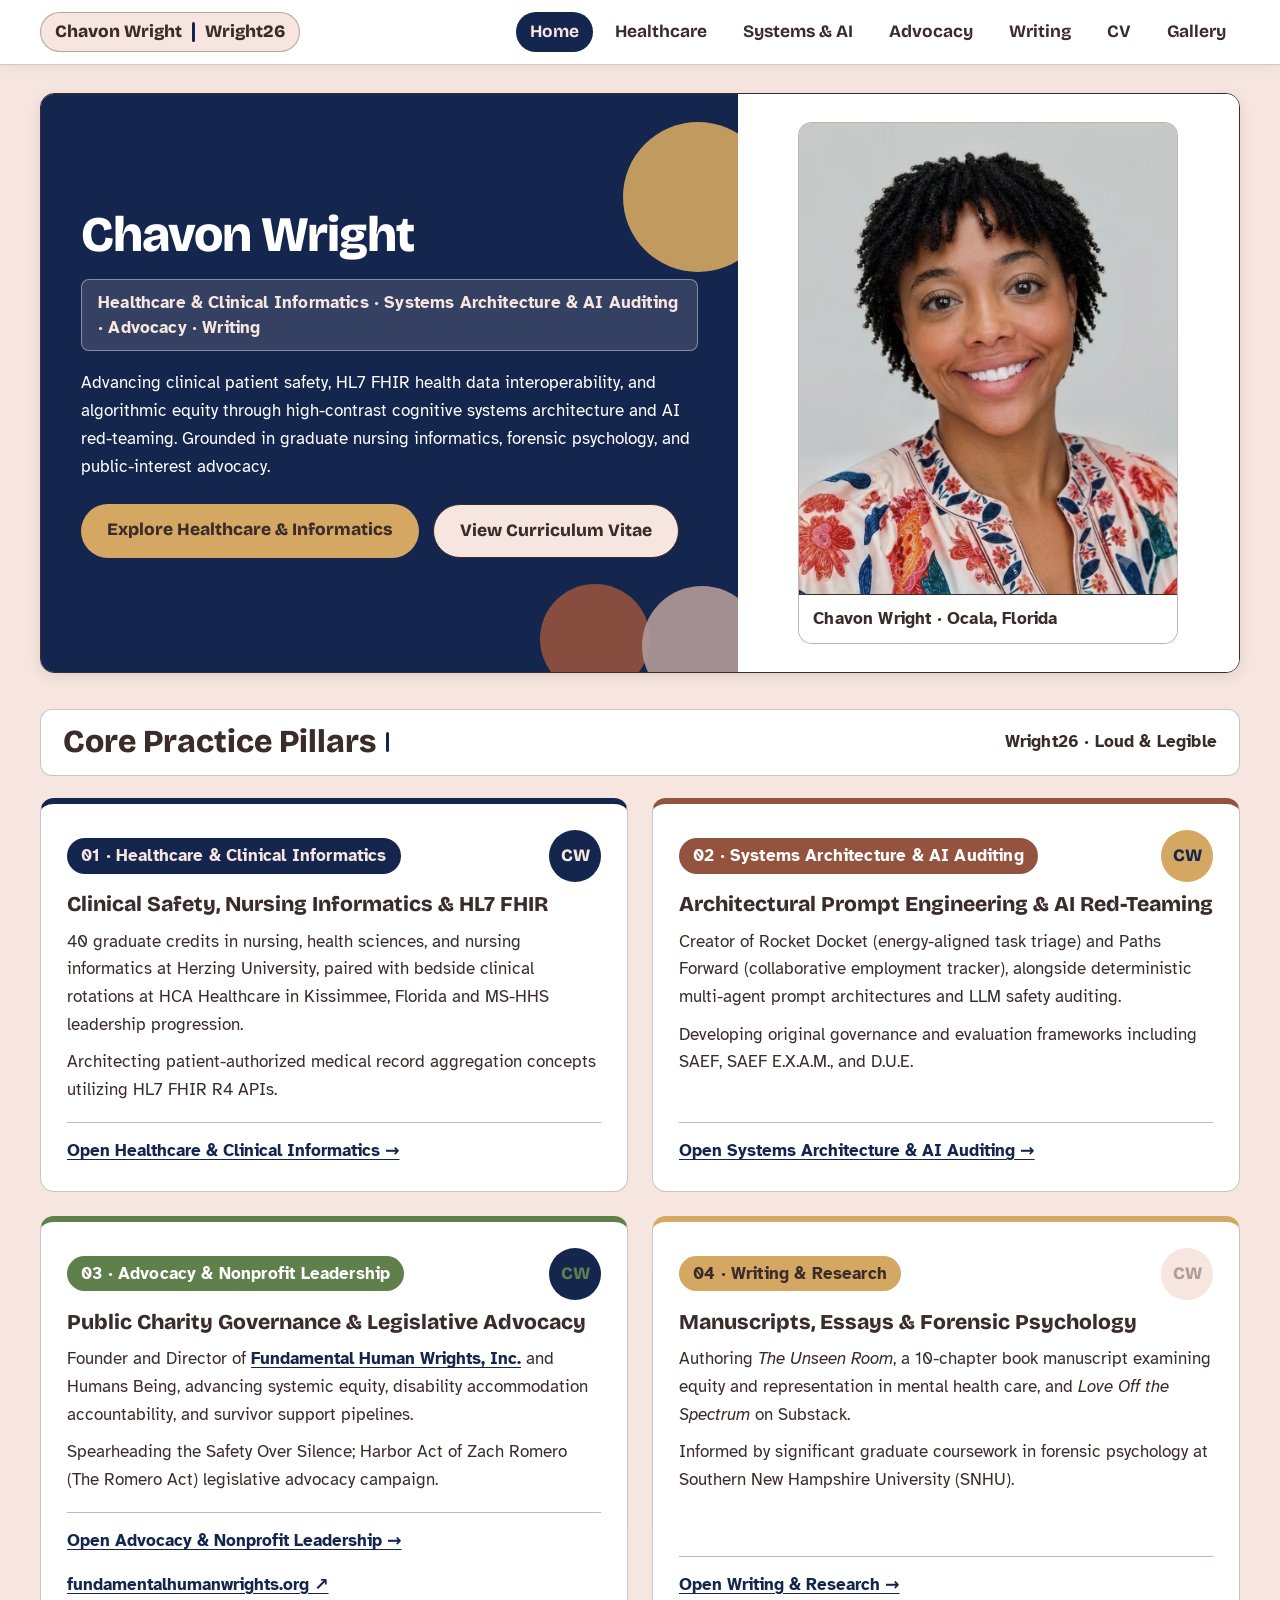
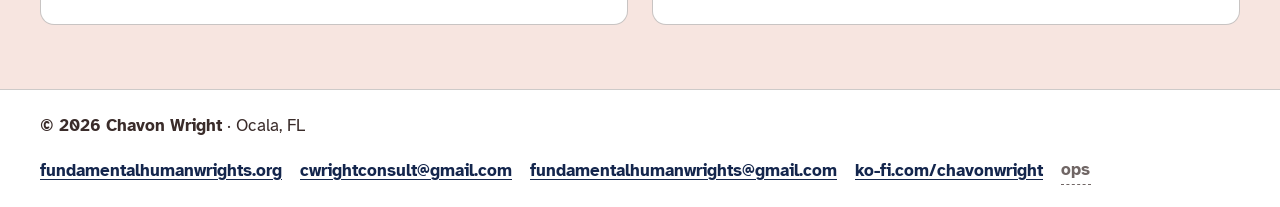
<file: index.html>
<!DOCTYPE html>
<html lang="en">
<head>
  <meta charset="UTF-8">
  <meta name="viewport" content="width=device-width, initial-scale=1.0">
  <title>Chavon Wright &middot; Healthcare &amp; Clinical Informatics &middot; Systems Architecture &amp; AI Auditing</title>
  <meta name="description" content="Chavon Wright — Healthcare & Clinical Informatics, Systems Architecture & AI Auditing, Advocacy, and Writing.">
  <link rel="stylesheet" href="styles.css">
  <script src="layout.js" defer></script>
</head>
<body>

  <main class="main-content">

    <!-- HERO BOARD -->
    <section class="animated-frame" aria-labelledby="hero-heading">
      <div class="hero-board">
        <div class="hero-navy-panel">
          <span class="hero-circle" style="width:110px;height:110px;background:var(--greige);left:28%;top:-30px;" aria-hidden="true"></span>
          <span class="hero-circle" style="width:130px;height:130px;background:var(--frost);left:54%;top:-18px;" aria-hidden="true"></span>
          <span class="hero-circle" style="width:150px;height:150px;background:var(--gold);right:-35px;top:28px;" aria-hidden="true"></span>
          <span class="hero-circle" style="width:110px;height:110px;background:var(--sienna);right:88px;bottom:-22px;" aria-hidden="true"></span>
          <span class="hero-circle" style="width:120px;height:120px;background:var(--brick);right:-24px;bottom:-34px;" aria-hidden="true"></span>

          <div class="hero-content-z">
            <h1 id="hero-heading" class="hero-name">Chavon Wright</h1>
            <p class="hero-subtitle">Healthcare &amp; Clinical Informatics &middot; Systems Architecture &amp; AI Auditing &middot; Advocacy &middot; Writing</p>
            <p class="hero-bio">
              Advancing clinical patient safety, HL7 FHIR health data interoperability, and algorithmic equity through high-contrast cognitive systems architecture and AI red-teaming. Grounded in graduate nursing informatics, forensic psychology, and public-interest advocacy.
            </p>
            <div class="cta-group">
              <a href="healthcare.html" class="btn btn-gold">Explore Healthcare &amp; Informatics</a>
              <a href="cv.html" class="btn btn-frost">View Curriculum Vitae</a>
            </div>
          </div>
        </div>

        <div class="hero-portrait-panel">
          <figure class="portrait-card">
            <img
              src="./assets/portraits/chavon-hero.webp"
              alt="Portrait of Chavon Wright"
              width="480"
              height="600"
              loading="lazy"
            >
            <figcaption class="portrait-caption">Chavon Wright &middot; Ocala, Florida</figcaption>
          </figure>
        </div>
      </div>
    </section>

    <!-- FOUR ORDERED PILLAR CARDS -->
    <section class="pillars-section" aria-labelledby="pillars-heading">
      <div class="section-bar">
        <div class="section-bar-title">
          <h2 id="pillars-heading">Core Practice Pillars</h2>
          <span class="brand-divider" aria-hidden="true"></span>
        </div>
        <span class="section-bar-meta">Wright26 &middot; Loud &amp; Legible</span>
      </div>

      <div class="pillars-grid">

        <article class="animated-frame">
          <div class="pillar-card-inner accent-royal">
            <div class="pillar-body">
              <div class="pillar-header-row">
                <span class="pillar-tag tag-royal">01 &middot; Healthcare &amp; Clinical Informatics</span>
                <span class="monogram-badge" style="background:var(--royal);color:var(--frost);" aria-hidden="true">CW</span>
              </div>
              <h3>Clinical Safety, Nursing Informatics &amp; HL7 FHIR</h3>
              <p>
                40 graduate credits in nursing, health sciences, and nursing informatics at Herzing University, paired with bedside clinical rotations at HCA Healthcare in Kissimmee, Florida and MS-HHS leadership progression.
              </p>
              <p>
                Architecting patient-authorized medical record aggregation concepts utilizing HL7 FHIR R4 APIs.
              </p>
            </div>
            <div class="pillar-footer">
              <a href="healthcare.html">Open Healthcare &amp; Clinical Informatics &rarr;</a>
            </div>
          </div>
        </article>

        <article class="animated-frame">
          <div class="pillar-card-inner accent-sienna">
            <div class="pillar-body">
              <div class="pillar-header-row">
                <span class="pillar-tag tag-sienna">02 &middot; Systems Architecture &amp; AI Auditing</span>
                <span class="monogram-badge" style="background:var(--gold);color:var(--uv);" aria-hidden="true">CW</span>
              </div>
              <h3>Architectural Prompt Engineering &amp; AI Red-Teaming</h3>
              <p>
                Creator of Rocket Docket (energy-aligned task triage) and Paths Forward (collaborative employment tracker), alongside deterministic multi-agent prompt architectures and LLM safety auditing.
              </p>
              <p>
                Developing original governance and evaluation frameworks including SAEF, SAEF E.X.A.M., and D.U.E.
              </p>
            </div>
            <div class="pillar-footer">
              <a href="systems.html">Open Systems Architecture &amp; AI Auditing &rarr;</a>
            </div>
          </div>
        </article>

        <article class="animated-frame">
          <div class="pillar-card-inner accent-lime">
            <div class="pillar-body">
              <div class="pillar-header-row">
                <span class="pillar-tag tag-lime">03 &middot; Advocacy &amp; Nonprofit Leadership</span>
                <span class="monogram-badge" style="background:var(--uv);color:var(--lime);" aria-hidden="true">CW</span>
              </div>
              <h3>Public Charity Governance &amp; Legislative Advocacy</h3>
              <p>
                Founder and Director of <a href="https://fundamentalhumanwrights.org" target="_blank" rel="noopener noreferrer">Fundamental Human Wrights, Inc.</a> and Humans Being, advancing systemic equity, disability accommodation accountability, and survivor support pipelines.
              </p>
              <p>
                Spearheading the Safety Over Silence; Harbor Act of Zach Romero (The Romero Act) legislative advocacy campaign.
              </p>
            </div>
            <div class="pillar-footer" style="display:flex;flex-wrap:wrap;gap:16px;justify-content:space-between;">
              <a href="advocacy.html">Open Advocacy &amp; Nonprofit Leadership &rarr;</a>
              <a href="https://fundamentalhumanwrights.org" target="_blank" rel="noopener noreferrer">fundamentalhumanwrights.org &nearr;</a>
            </div>
          </div>
        </article>

        <article class="animated-frame">
          <div class="pillar-card-inner accent-gold">
            <div class="pillar-body">
              <div class="pillar-header-row">
                <span class="pillar-tag tag-gold">04 &middot; Writing &amp; Research</span>
                <span class="monogram-badge" style="background:var(--frost);color:var(--brick);" aria-hidden="true">CW</span>
              </div>
              <h3>Manuscripts, Essays &amp; Forensic Psychology</h3>
              <p>
                Authoring <em>The Unseen Room</em>, a 10-chapter book manuscript examining equity and representation in mental health care, and <em>Love Off the Spectrum</em> on Substack.
              </p>
              <p>
                Informed by significant graduate coursework in forensic psychology at Southern New Hampshire University (SNHU).
              </p>
            </div>
            <div class="pillar-footer">
              <a href="writing.html">Open Writing &amp; Research &rarr;</a>
            </div>
          </div>
        </article>

      </div>
    </section>

  </main>

</body>
</html>
</file>
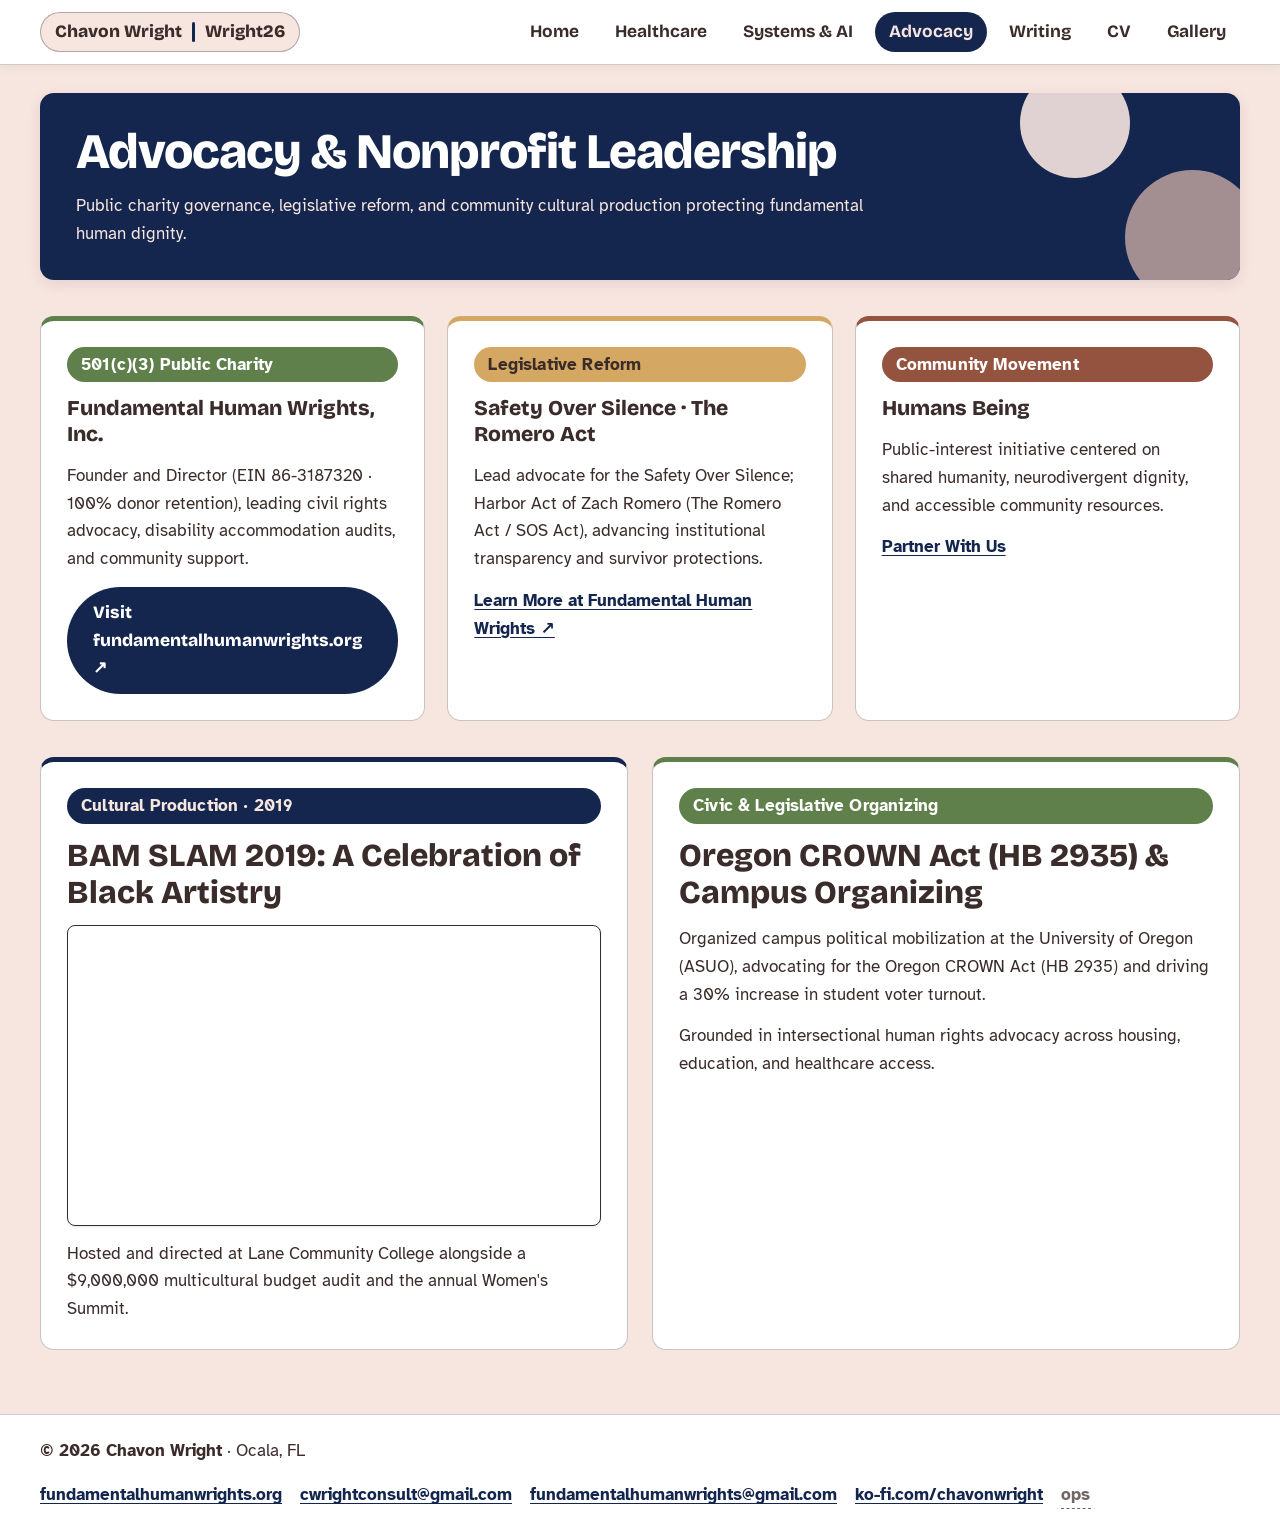
<file: advocacy.html>
<!DOCTYPE html>
<html lang="en">
<head>
  <meta charset="UTF-8">
  <meta name="viewport" content="width=device-width, initial-scale=1.0">
  <title>Advocacy &amp; Nonprofit Leadership &middot; Chavon Wright</title>
  <meta name="description" content="Fundamental Human Wrights, Inc., Humans Being, and Safety Over Silence; Harbor Act of Zach Romero.">
  <link rel="stylesheet" href="styles.css">
  <script src="layout.js" defer></script>
</head>
<body>
  <main class="main-content">
    <section class="animated-frame">
      <div class="page-hero">
        <span class="hero-circle" style="width:135px;height:135px;background:var(--brick);right:-20px;bottom:-25px;" aria-hidden="true"></span>
        <span class="hero-circle" style="width:110px;height:110px;background:var(--frost);right:110px;top:-25px;" aria-hidden="true"></span>
        <h1>Advocacy &amp; Nonprofit Leadership</h1>
        <p>Public charity governance, legislative reform, and community cultural production protecting fundamental human dignity.</p>
      </div>
    </section>

    <section class="grid-3">
      <article class="content-card accent-lime">
        <span class="pillar-tag tag-lime">501(c)(3) Public Charity</span>
        <h3>Fundamental Human Wrights, Inc.</h3>
        <p>Founder and Director (EIN 86-3187320 &middot; 100% donor retention), leading civil rights advocacy, disability accommodation audits, and community support.</p>
        <a href="https://fundamentalhumanwrights.org" target="_blank" rel="noopener noreferrer" class="btn btn-royal">Visit fundamentalhumanwrights.org &nearr;</a>
      </article>

      <article class="content-card accent-gold">
        <span class="pillar-tag tag-gold">Legislative Reform</span>
        <h3>Safety Over Silence &middot; The Romero Act</h3>
        <p>Lead advocate for the Safety Over Silence; Harbor Act of Zach Romero (The Romero Act / SOS Act), advancing institutional transparency and survivor protections.</p>
        <a href="https://fundamentalhumanwrights.org" target="_blank" rel="noopener noreferrer">Learn More at Fundamental Human Wrights &nearr;</a>
      </article>

      <article class="content-card accent-sienna">
        <span class="pillar-tag tag-sienna">Community Movement</span>
        <h3>Humans Being</h3>
        <p>Public-interest initiative centered on shared humanity, neurodivergent dignity, and accessible community resources.</p>
        <a href="mailto:fundamentalhumanwrights@gmail.com">Partner With Us</a>
      </article>
    </section>

    <section class="pillars-grid">
      <article class="content-card accent-royal">
        <span class="pillar-tag tag-royal">Cultural Production &middot; 2019</span>
        <h2>BAM SLAM 2019: A Celebration of Black Artistry</h2>
        <iframe class="video-frame" src="https://www.youtube.com/embed/ZVucWMqgfBQ" title="BAM SLAM 2019 - Chavon Wright" allow="accelerometer; autoplay; clipboard-write; encrypted-media; gyroscope; picture-in-picture" allowfullscreen></iframe>
        <p>Hosted and directed at Lane Community College alongside a $9,000,000 multicultural budget audit and the annual Women's Summit.</p>
      </article>

      <article class="content-card accent-lime">
        <span class="pillar-tag tag-lime">Civic &amp; Legislative Organizing</span>
        <h2>Oregon CROWN Act (HB 2935) &amp; Campus Organizing</h2>
        <p>Organized campus political mobilization at the University of Oregon (ASUO), advocating for the Oregon CROWN Act (HB 2935) and driving a 30% increase in student voter turnout.</p>
        <p>Grounded in intersectional human rights advocacy across housing, education, and healthcare access.</p>
      </article>
    </section>
  </main>
</body>
</html>
</file>
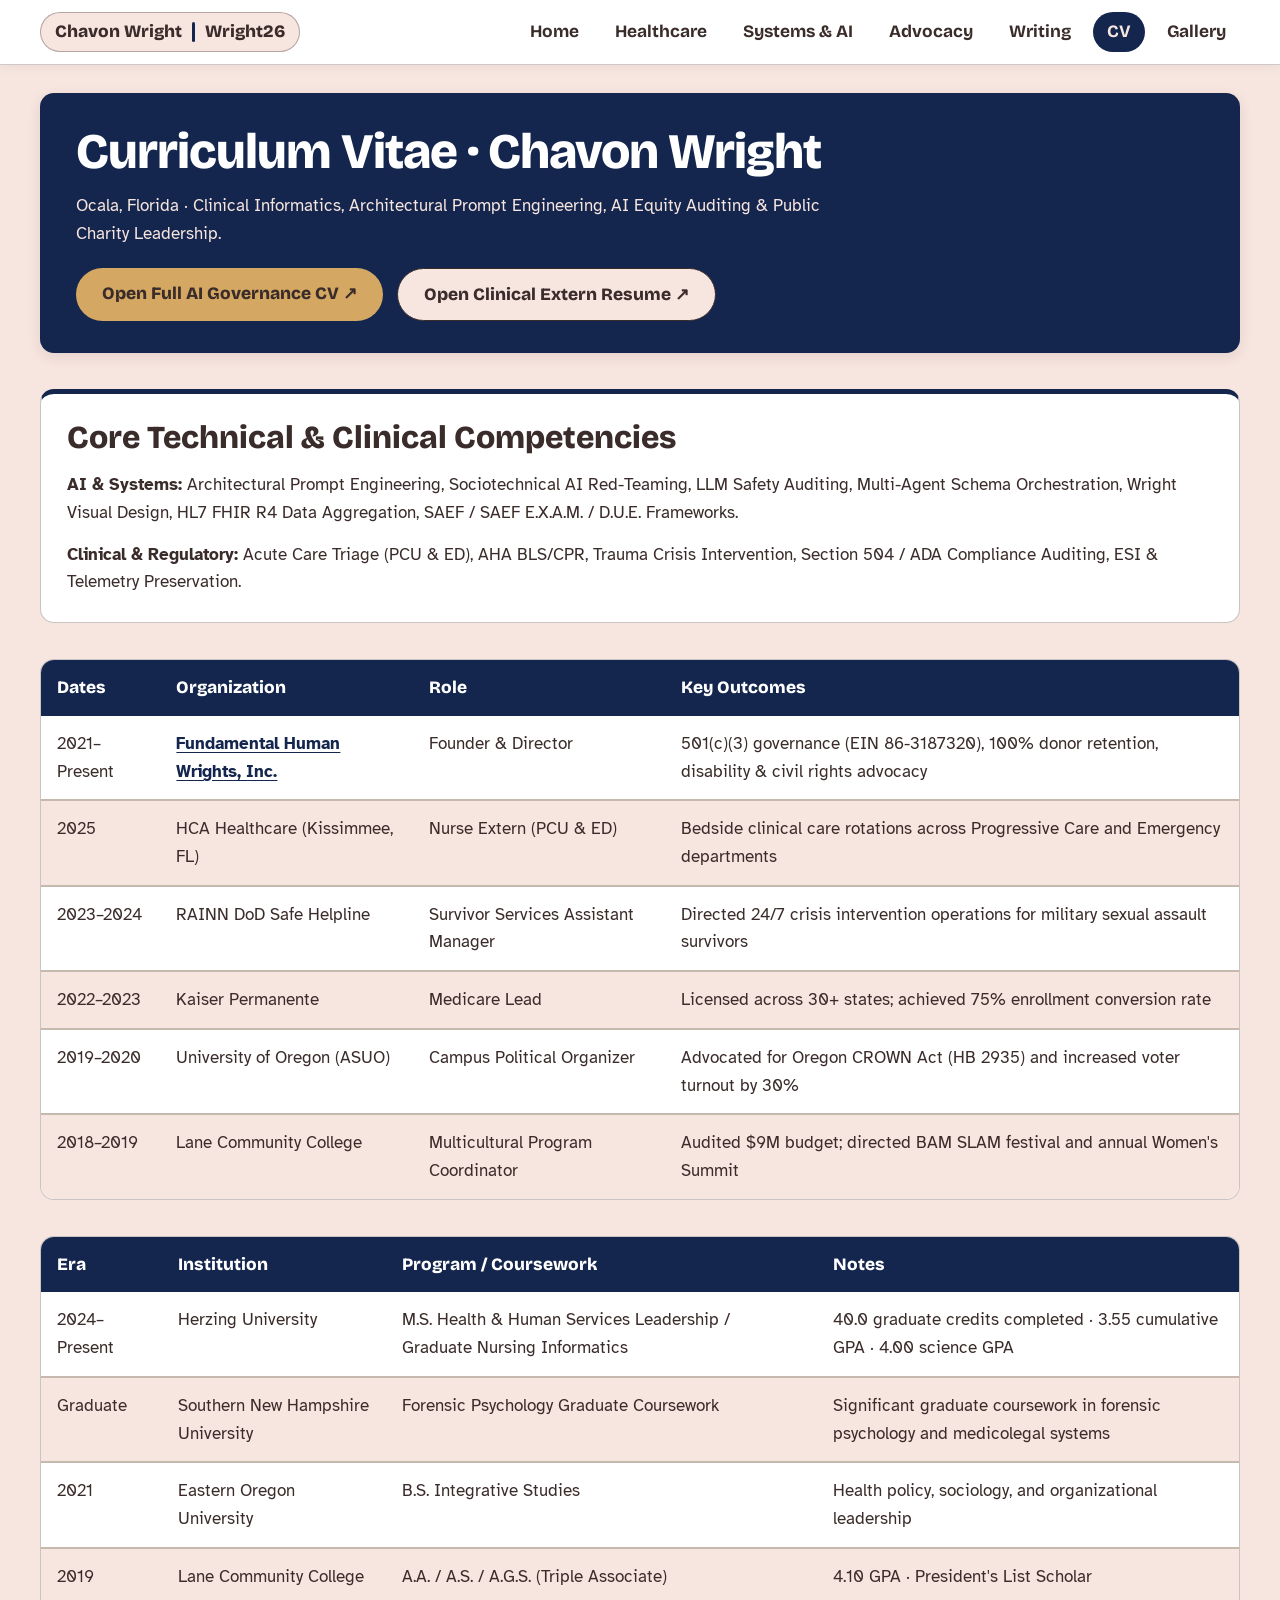
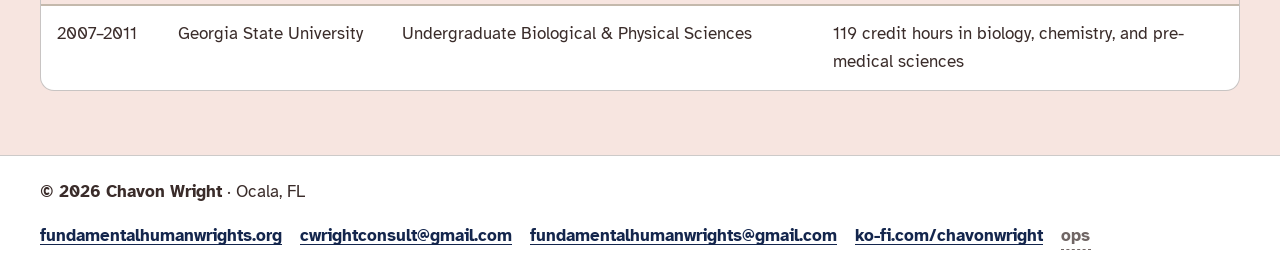
<file: cv.html>
<!DOCTYPE html>
<html lang="en">
<head>
  <meta charset="UTF-8">
  <meta name="viewport" content="width=device-width, initial-scale=1.0">
  <title>Curriculum Vitae &middot; Chavon Wright</title>
  <meta name="description" content="Curriculum Vitae of Chavon Wright — Clinical Informatics, AI Red-Teaming, Architectural Prompt Engineering, and Nonprofit Governance.">
  <link rel="stylesheet" href="styles.css">
  <script src="layout.js" defer></script>
</head>
<body>
  <main class="main-content">
    <section class="animated-frame">
      <div class="page-hero">
        <h1>Curriculum Vitae &middot; Chavon Wright</h1>
        <p>Ocala, Florida &middot; Clinical Informatics, Architectural Prompt Engineering, AI Equity Auditing &amp; Public Charity Leadership.</p>
        <div class="cta-group">
          <a href="https://docs.google.com/document/d/1IXu182h7V98kjLHMs3Hc87IV-k2CbAdmMTKCUnzJsIY/edit?usp=drivesdk" target="_blank" rel="noopener noreferrer" class="btn btn-gold">Open Full AI Governance CV &nearr;</a>
          <a href="https://drive.google.com/file/d/1JAD9G6uOmiKmD97uG_ldfdC_cTUTzfaM/view?usp=drivesdk" target="_blank" rel="noopener noreferrer" class="btn btn-frost">Open Clinical Extern Resume &nearr;</a>
        </div>
      </div>
    </section>

    <section class="content-card accent-royal">
      <h2>Core Technical &amp; Clinical Competencies</h2>
      <p><strong>AI &amp; Systems:</strong> Architectural Prompt Engineering, Sociotechnical AI Red-Teaming, LLM Safety Auditing, Multi-Agent Schema Orchestration, Wright Visual Design, HL7 FHIR R4 Data Aggregation, SAEF / SAEF E.X.A.M. / D.U.E. Frameworks.</p>
      <p><strong>Clinical &amp; Regulatory:</strong> Acute Care Triage (PCU &amp; ED), AHA BLS/CPR, Trauma Crisis Intervention, Section 504 / ADA Compliance Auditing, ESI &amp; Telemetry Preservation.</p>
    </section>

    <section class="data-table-wrap" aria-label="Leadership and Clinical Experience">
      <table class="data-table">
        <thead>
          <tr>
            <th>Dates</th>
            <th>Organization</th>
            <th>Role</th>
            <th>Key Outcomes</th>
          </tr>
        </thead>
        <tbody>
          <tr>
            <td>2021&ndash;Present</td>
            <td><a href="https://fundamentalhumanwrights.org" target="_blank" rel="noopener noreferrer">Fundamental Human Wrights, Inc.</a></td>
            <td>Founder &amp; Director</td>
            <td>501(c)(3) governance (EIN 86-3187320), 100% donor retention, disability &amp; civil rights advocacy</td>
          </tr>
          <tr>
            <td>2025</td>
            <td>HCA Healthcare (Kissimmee, FL)</td>
            <td>Nurse Extern (PCU &amp; ED)</td>
            <td>Bedside clinical care rotations across Progressive Care and Emergency departments</td>
          </tr>
          <tr>
            <td>2023&ndash;2024</td>
            <td>RAINN DoD Safe Helpline</td>
            <td>Survivor Services Assistant Manager</td>
            <td>Directed 24/7 crisis intervention operations for military sexual assault survivors</td>
          </tr>
          <tr>
            <td>2022&ndash;2023</td>
            <td>Kaiser Permanente</td>
            <td>Medicare Lead</td>
            <td>Licensed across 30+ states; achieved 75% enrollment conversion rate</td>
          </tr>
          <tr>
            <td>2019&ndash;2020</td>
            <td>University of Oregon (ASUO)</td>
            <td>Campus Political Organizer</td>
            <td>Advocated for Oregon CROWN Act (HB 2935) and increased voter turnout by 30%</td>
          </tr>
          <tr>
            <td>2018&ndash;2019</td>
            <td>Lane Community College</td>
            <td>Multicultural Program Coordinator</td>
            <td>Audited $9M budget; directed BAM SLAM festival and annual Women's Summit</td>
          </tr>
        </tbody>
      </table>
    </section>

    <section class="data-table-wrap" aria-label="Academic Background">
      <table class="data-table">
        <thead>
          <tr>
            <th>Era</th>
            <th>Institution</th>
            <th>Program / Coursework</th>
            <th>Notes</th>
          </tr>
        </thead>
        <tbody>
          <tr>
            <td>2024&ndash;Present</td>
            <td>Herzing University</td>
            <td>M.S. Health &amp; Human Services Leadership / Graduate Nursing Informatics</td>
            <td>40.0 graduate credits completed &middot; 3.55 cumulative GPA &middot; 4.00 science GPA</td>
          </tr>
          <tr>
            <td>Graduate</td>
            <td>Southern New Hampshire University</td>
            <td>Forensic Psychology Graduate Coursework</td>
            <td>Significant graduate coursework in forensic psychology and medicolegal systems</td>
          </tr>
          <tr>
            <td>2021</td>
            <td>Eastern Oregon University</td>
            <td>B.S. Integrative Studies</td>
            <td>Health policy, sociology, and organizational leadership</td>
          </tr>
          <tr>
            <td>2019</td>
            <td>Lane Community College</td>
            <td>A.A. / A.S. / A.G.S. (Triple Associate)</td>
            <td>4.10 GPA &middot; President's List Scholar</td>
          </tr>
          <tr>
            <td>2007&ndash;2011</td>
            <td>Georgia State University</td>
            <td>Undergraduate Biological &amp; Physical Sciences</td>
            <td>119 credit hours in biology, chemistry, and pre-medical sciences</td>
          </tr>
        </tbody>
      </table>
    </section>
  </main>
</body>
</html>
</file>
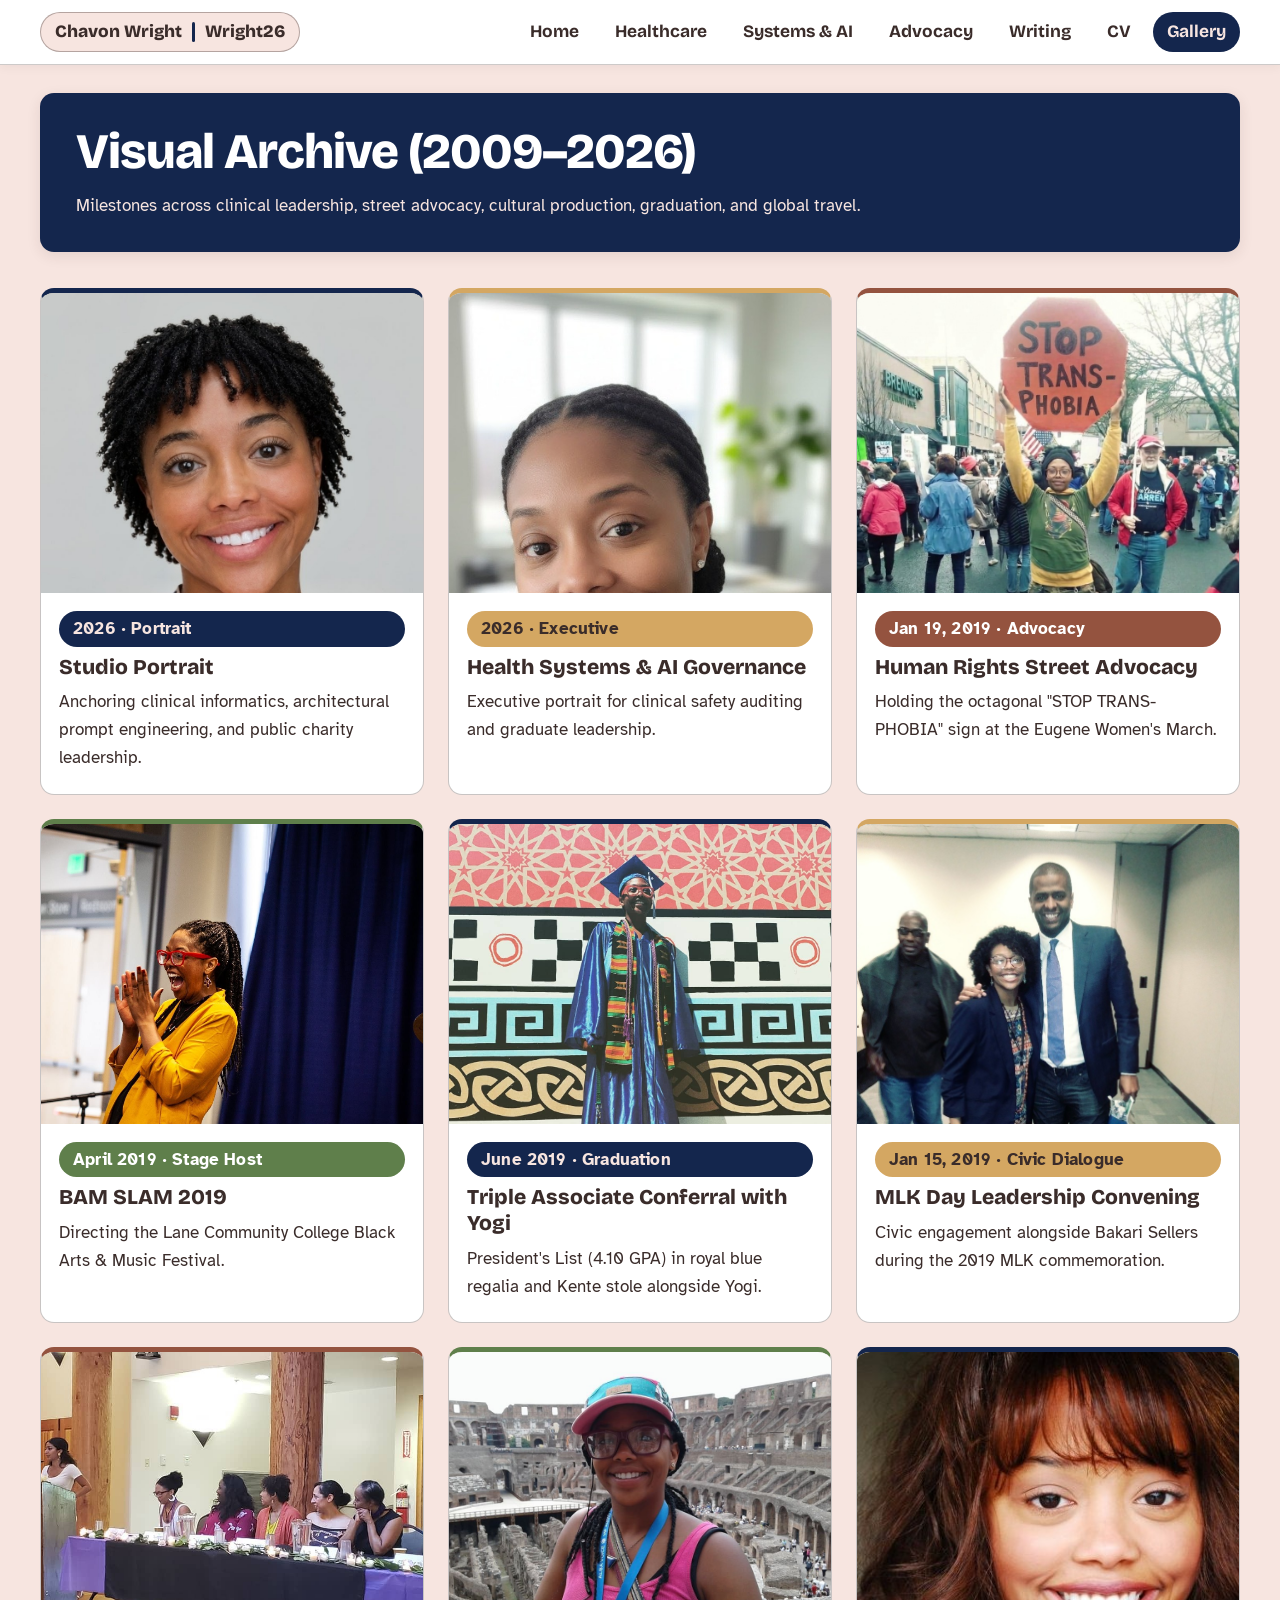
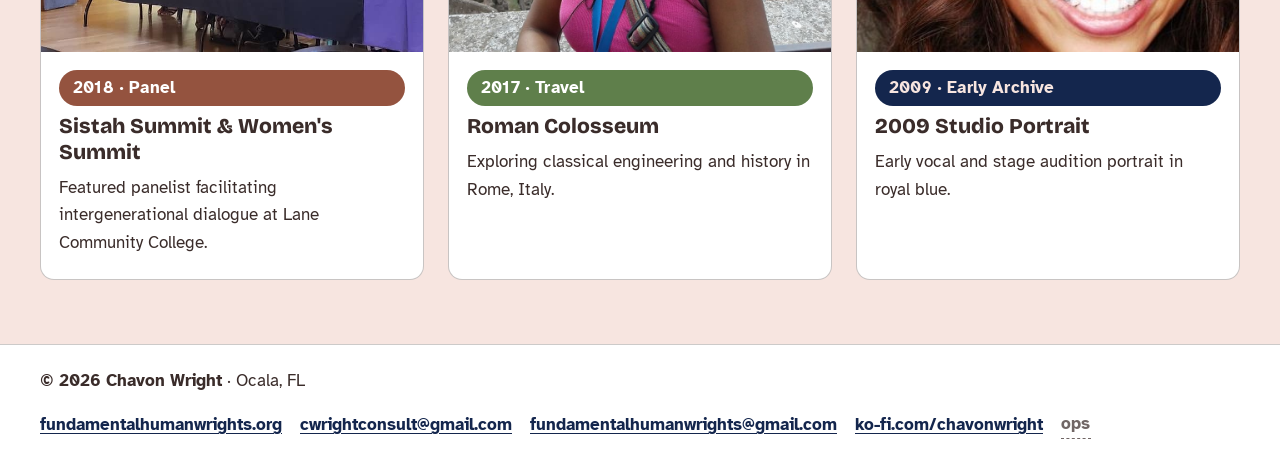
<file: gallery.html>
<!DOCTYPE html>
<html lang="en">
<head>
  <meta charset="UTF-8">
  <meta name="viewport" content="width=device-width, initial-scale=1.0">
  <title>Visual Archive &amp; Gallery &middot; Chavon Wright</title>
  <meta name="description" content="Chronological photo archive of Chavon Wright from 2009 through 2026.">
  <link rel="stylesheet" href="styles.css">
  <script src="layout.js" defer></script>
</head>
<body>
  <main class="main-content">
    <section class="animated-frame">
      <div class="page-hero">
        <h1>Visual Archive (2009&ndash;2026)</h1>
        <p>Milestones across clinical leadership, street advocacy, cultural production, graduation, and global travel.</p>
      </div>
    </section>

    <section class="gallery-grid" aria-label="Photo Archive">
      <article class="gallery-item accent-royal">
        <img src="./WRIGHTSITE/CJWright_Image_Picture_2026.jpg" alt="Chavon Wright 2026 Studio Portrait" width="400" height="500" loading="lazy">
        <div class="gallery-meta">
          <span class="pillar-tag tag-royal">2026 &middot; Portrait</span>
          <h3>Studio Portrait</h3>
          <p>Anchoring clinical informatics, architectural prompt engineering, and public charity leadership.</p>
        </div>
      </article>

      <article class="gallery-item accent-gold">
        <img src="./WRIGHTSITE/cjw_2026_navyblazer.jpg" alt="Chavon Wright in Navy Blazer 2026" width="400" height="500" loading="lazy">
        <div class="gallery-meta">
          <span class="pillar-tag tag-gold">2026 &middot; Executive</span>
          <h3>Health Systems &amp; AI Governance</h3>
          <p>Executive portrait for clinical safety auditing and graduate leadership.</p>
        </div>
      </article>

      <article class="gallery-item accent-sienna">
        <img src="./WRIGHTSITE/01192019womensstoptransphobia_balanced.jpg" alt="Chavon Wright holding Stop Trans-Phobia sign" width="400" height="500" loading="lazy">
        <div class="gallery-meta">
          <span class="pillar-tag tag-sienna">Jan 19, 2019 &middot; Advocacy</span>
          <h3>Human Rights Street Advocacy</h3>
          <p>Holding the octagonal "STOP TRANS-PHOBIA" sign at the Eugene Women's March.</p>
        </div>
      </article>

      <article class="gallery-item accent-lime">
        <img src="./WRIGHTSITE/bamslam1.jpg" alt="Chavon Wright on stage at BAM SLAM 2019" width="400" height="500" loading="lazy">
        <div class="gallery-meta">
          <span class="pillar-tag tag-lime">April 2019 &middot; Stage Host</span>
          <h3>BAM SLAM 2019</h3>
          <p>Directing the Lane Community College Black Arts &amp; Music Festival.</p>
        </div>
      </article>

      <article class="gallery-item accent-royal">
        <img src="./WRIGHTSITE/LCCGradYogi.jpg" alt="Chavon Wright graduation with Yogi" width="400" height="500" loading="lazy">
        <div class="gallery-meta">
          <span class="pillar-tag tag-royal">June 2019 &middot; Graduation</span>
          <h3>Triple Associate Conferral with Yogi</h3>
          <p>President's List (4.10 GPA) in royal blue regalia and Kente stole alongside Yogi.</p>
        </div>
      </article>

      <article class="gallery-item accent-gold">
        <img src="./WRIGHTSITE/1.15.2019BakariSellersMLK.jpg" alt="Chavon Wright with Bakari Sellers" width="400" height="500" loading="lazy">
        <div class="gallery-meta">
          <span class="pillar-tag tag-gold">Jan 15, 2019 &middot; Civic Dialogue</span>
          <h3>MLK Day Leadership Convening</h3>
          <p>Civic engagement alongside Bakari Sellers during the 2019 MLK commemoration.</p>
        </div>
      </article>

      <article class="gallery-item accent-sienna">
        <img src="./WRIGHTSITE/SistahSummit2018Ihkti.jpg" alt="Sistah Summit 2018 Panel" width="400" height="500" loading="lazy">
        <div class="gallery-meta">
          <span class="pillar-tag tag-sienna">2018 &middot; Panel</span>
          <h3>Sistah Summit &amp; Women's Summit</h3>
          <p>Featured panelist facilitating intergenerational dialogue at Lane Community College.</p>
        </div>
      </article>

      <article class="gallery-item accent-lime">
        <img src="./WRIGHTSITE/colloseum2017.jpg" alt="Chavon Wright at the Colosseum in Rome" width="400" height="500" loading="lazy">
        <div class="gallery-meta">
          <span class="pillar-tag tag-lime">2017 &middot; Travel</span>
          <h3>Roman Colosseum</h3>
          <p>Exploring classical engineering and history in Rome, Italy.</p>
        </div>
      </article>

      <article class="gallery-item accent-royal">
        <img src="./WRIGHTSITE/2009cjwamidol.jpg" alt="Chavon Wright 2009 Studio Portrait" width="400" height="500" loading="lazy">
        <div class="gallery-meta">
          <span class="pillar-tag tag-royal">2009 &middot; Early Archive</span>
          <h3>2009 Studio Portrait</h3>
          <p>Early vocal and stage audition portrait in royal blue.</p>
        </div>
      </article>
    </section>
  </main>
</body>
</html>
</file>
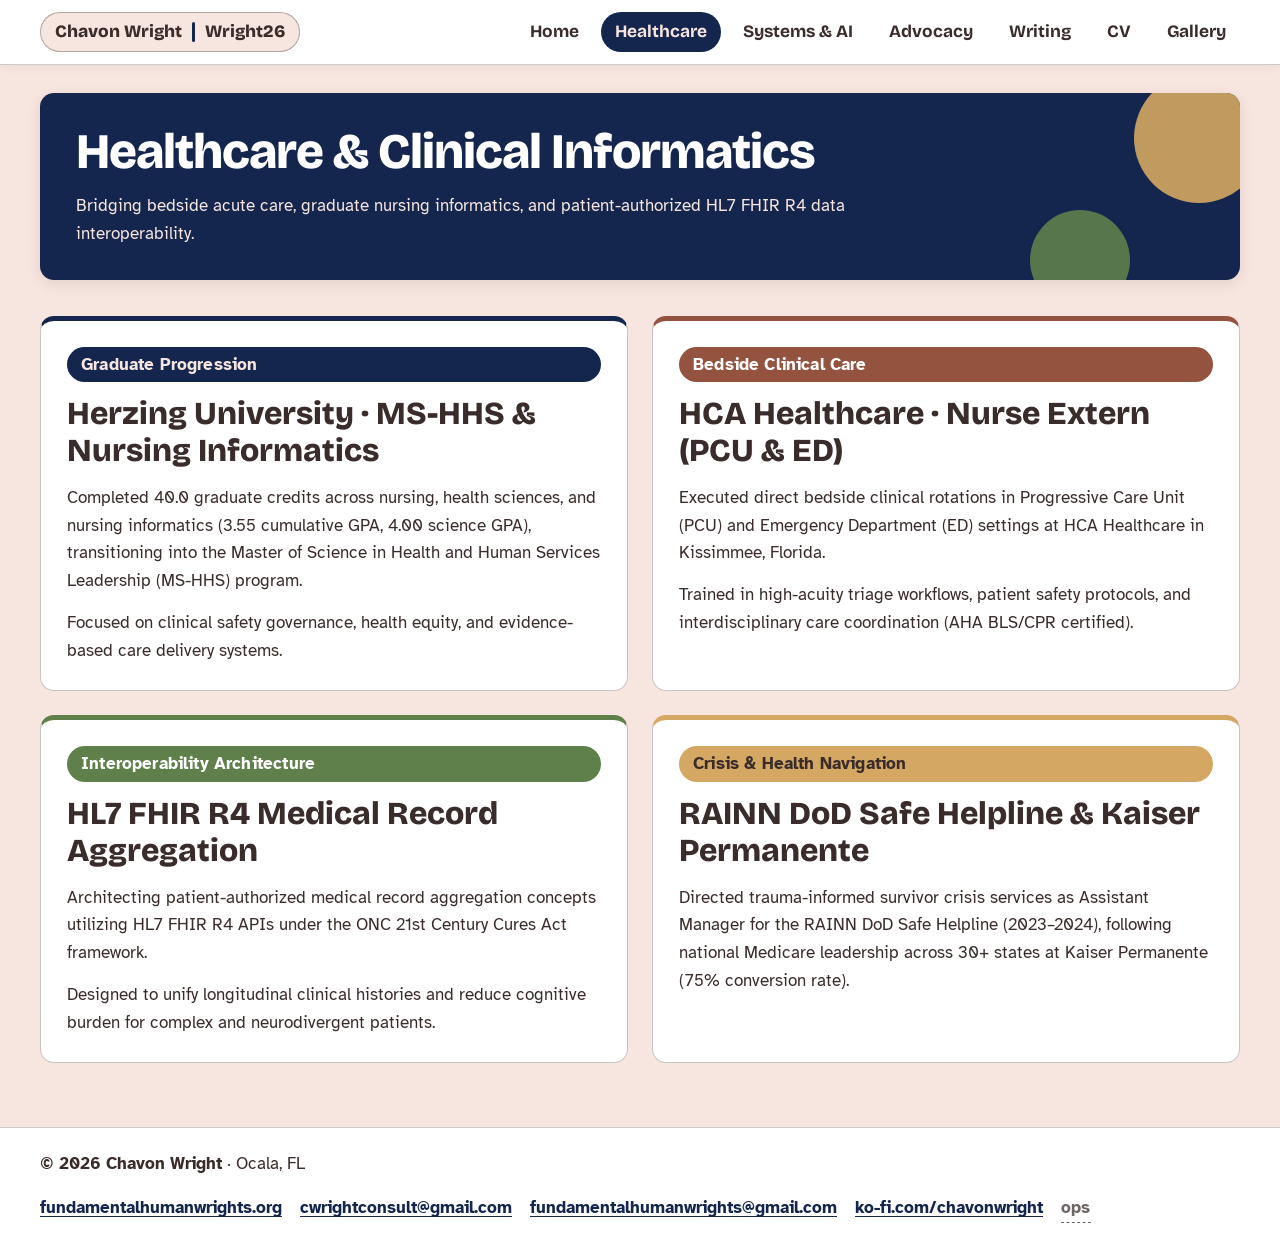
<file: healthcare.html>
<!DOCTYPE html>
<html lang="en">
<head>
  <meta charset="UTF-8">
  <meta name="viewport" content="width=device-width, initial-scale=1.0">
  <title>Healthcare &amp; Clinical Informatics &middot; Chavon Wright</title>
  <meta name="description" content="Healthcare, Clinical Informatics, Nursing Rotations, and HL7 FHIR R4 Architecture by Chavon Wright.">
  <link rel="stylesheet" href="styles.css">
  <script src="layout.js" defer></script>
</head>
<body>
  <main class="main-content">
    <section class="animated-frame">
      <div class="page-hero">
        <span class="hero-circle" style="width:130px;height:130px;background:var(--gold);right:-24px;top:-20px;" aria-hidden="true"></span>
        <span class="hero-circle" style="width:100px;height:100px;background:var(--lime);right:110px;bottom:-30px;" aria-hidden="true"></span>
        <h1>Healthcare &amp; Clinical Informatics</h1>
        <p>Bridging bedside acute care, graduate nursing informatics, and patient-authorized HL7 FHIR R4 data interoperability.</p>
      </div>
    </section>

    <section class="pillars-grid">
      <article class="content-card accent-royal">
        <span class="pillar-tag tag-royal">Graduate Progression</span>
        <h2>Herzing University &middot; MS-HHS &amp; Nursing Informatics</h2>
        <p>Completed 40.0 graduate credits across nursing, health sciences, and nursing informatics (3.55 cumulative GPA, 4.00 science GPA), transitioning into the Master of Science in Health and Human Services Leadership (MS-HHS) program.</p>
        <p>Focused on clinical safety governance, health equity, and evidence-based care delivery systems.</p>
      </article>

      <article class="content-card accent-sienna">
        <span class="pillar-tag tag-sienna">Bedside Clinical Care</span>
        <h2>HCA Healthcare &middot; Nurse Extern (PCU &amp; ED)</h2>
        <p>Executed direct bedside clinical rotations in Progressive Care Unit (PCU) and Emergency Department (ED) settings at HCA Healthcare in Kissimmee, Florida.</p>
        <p>Trained in high-acuity triage workflows, patient safety protocols, and interdisciplinary care coordination (AHA BLS/CPR certified).</p>
      </article>

      <article class="content-card accent-lime">
        <span class="pillar-tag tag-lime">Interoperability Architecture</span>
        <h2>HL7 FHIR R4 Medical Record Aggregation</h2>
        <p>Architecting patient-authorized medical record aggregation concepts utilizing HL7 FHIR R4 APIs under the ONC 21st Century Cures Act framework.</p>
        <p>Designed to unify longitudinal clinical histories and reduce cognitive burden for complex and neurodivergent patients.</p>
      </article>

      <article class="content-card accent-gold">
        <span class="pillar-tag tag-gold">Crisis &amp; Health Navigation</span>
        <h2>RAINN DoD Safe Helpline &amp; Kaiser Permanente</h2>
        <p>Directed trauma-informed survivor crisis services as Assistant Manager for the RAINN DoD Safe Helpline (2023&ndash;2024), following national Medicare leadership across 30+ states at Kaiser Permanente (75% conversion rate).</p>
      </article>
    </section>
  </main>
</body>
</html>
</file>
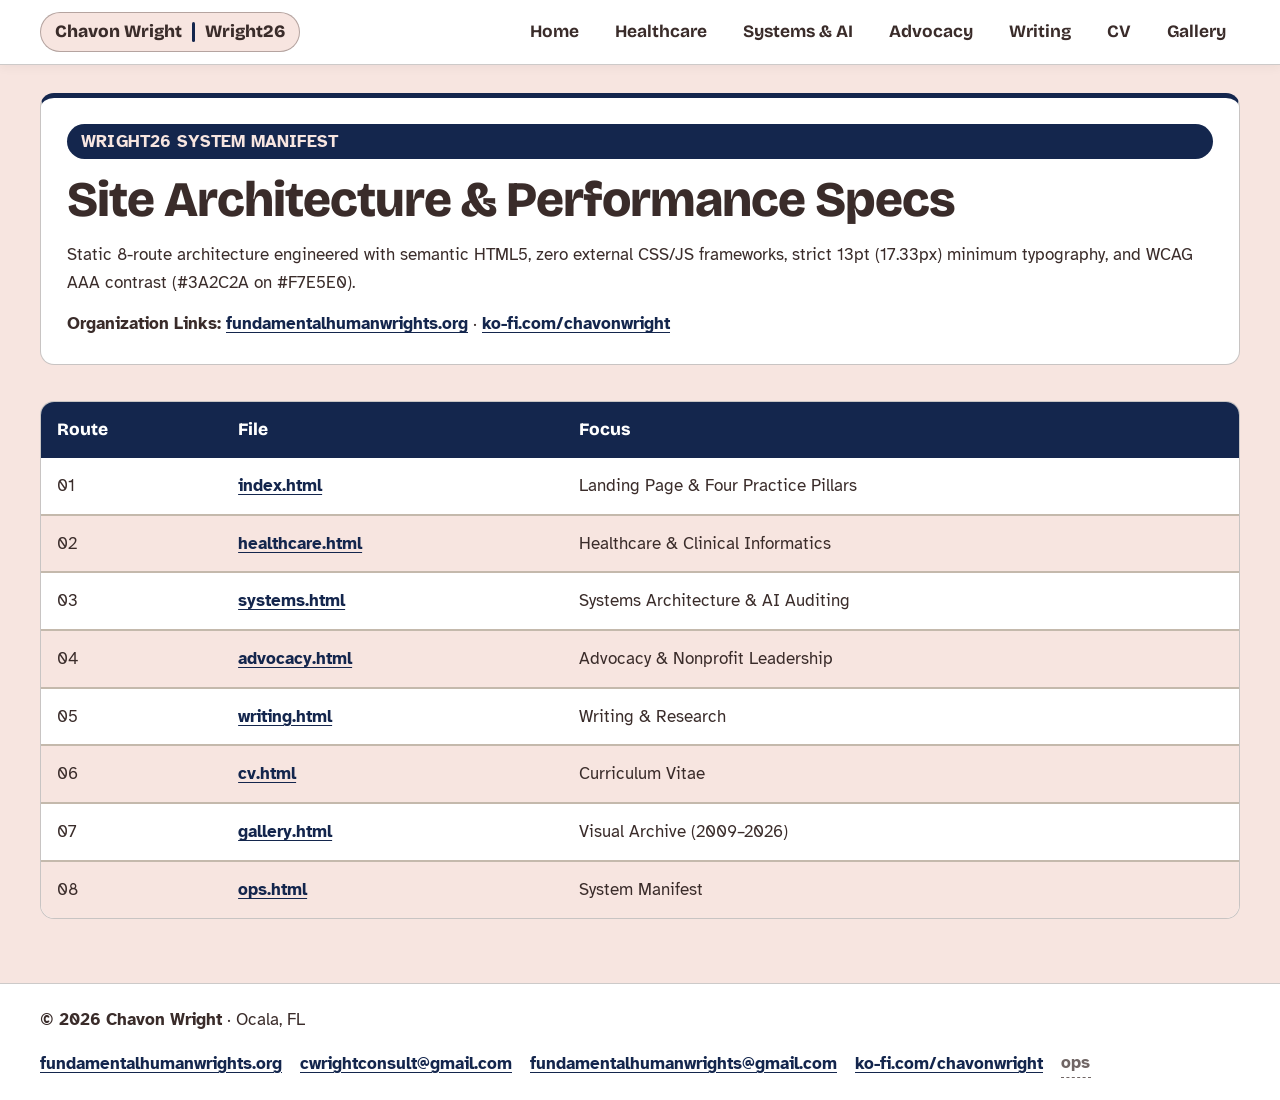
<file: ops.html>
<!DOCTYPE html>
<html lang="en">
<head>
  <meta charset="UTF-8">
  <meta name="viewport" content="width=device-width, initial-scale=1.0">
  <title>Site Architecture &amp; Ops &middot; Chavon Wright</title>
  <meta name="description" content="WRIGHTSITE static architecture, accessibility compliance, and route manifest.">
  <link rel="stylesheet" href="styles.css">
  <script src="layout.js" defer></script>
</head>
<body>
  <main class="main-content">
    <section class="content-card accent-royal">
      <span class="pillar-tag tag-royal">WRIGHT26 SYSTEM MANIFEST</span>
      <h1>Site Architecture &amp; Performance Specs</h1>
      <p>Static 8-route architecture engineered with semantic HTML5, zero external CSS/JS frameworks, strict 13pt (17.33px) minimum typography, and WCAG AAA contrast (#3A2C2A on #F7E5E0).</p>
      <p><strong>Organization Links:</strong> <a href="https://fundamentalhumanwrights.org" target="_blank" rel="noopener noreferrer">fundamentalhumanwrights.org</a> &middot; <a href="https://ko-fi.com/chavonwright" target="_blank" rel="noopener noreferrer">ko-fi.com/chavonwright</a></p>
    </section>

    <section class="data-table-wrap">
      <table class="data-table">
        <thead>
          <tr>
            <th>Route</th>
            <th>File</th>
            <th>Focus</th>
          </tr>
        </thead>
        <tbody>
          <tr><td>01</td><td><a href="index.html">index.html</a></td><td>Landing Page &amp; Four Practice Pillars</td></tr>
          <tr><td>02</td><td><a href="healthcare.html">healthcare.html</a></td><td>Healthcare &amp; Clinical Informatics</td></tr>
          <tr><td>03</td><td><a href="systems.html">systems.html</a></td><td>Systems Architecture &amp; AI Auditing</td></tr>
          <tr><td>04</td><td><a href="advocacy.html">advocacy.html</a></td><td>Advocacy &amp; Nonprofit Leadership</td></tr>
          <tr><td>05</td><td><a href="writing.html">writing.html</a></td><td>Writing &amp; Research</td></tr>
          <tr><td>06</td><td><a href="cv.html">cv.html</a></td><td>Curriculum Vitae</td></tr>
          <tr><td>07</td><td><a href="gallery.html">gallery.html</a></td><td>Visual Archive (2009&ndash;2026)</td></tr>
          <tr><td>08</td><td><a href="ops.html">ops.html</a></td><td>System Manifest</td></tr>
        </tbody>
      </table>
    </section>
  </main>
</body>
</html>
</file>
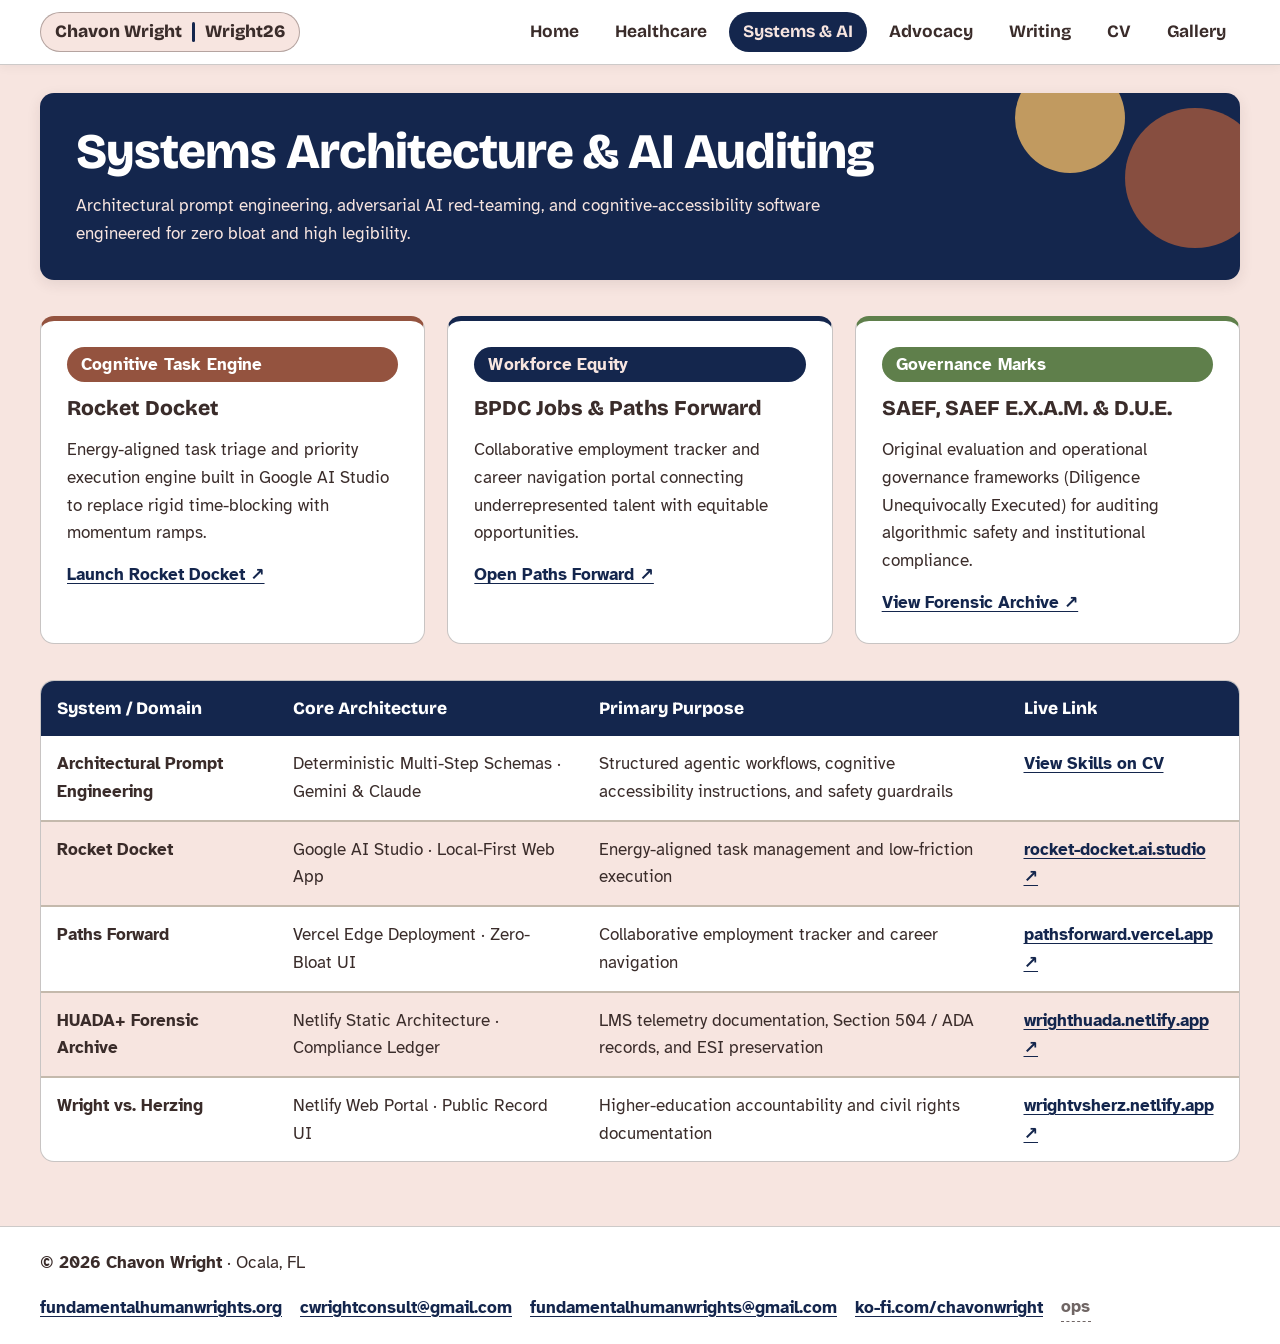
<file: systems.html>
<!DOCTYPE html>
<html lang="en">
<head>
  <meta charset="UTF-8">
  <meta name="viewport" content="width=device-width, initial-scale=1.0">
  <title>Systems Architecture &amp; AI Auditing &middot; Chavon Wright</title>
  <meta name="description" content="Architectural Prompt Engineering, AI Red-Teaming, Rocket Docket, Paths Forward, and SAEF / D.U.E. Frameworks.">
  <link rel="stylesheet" href="styles.css">
  <script src="layout.js" defer></script>
</head>
<body>
  <main class="main-content">
    <section class="animated-frame">
      <div class="page-hero">
        <span class="hero-circle" style="width:140px;height:140px;background:var(--sienna);right:-25px;top:15px;" aria-hidden="true"></span>
        <span class="hero-circle" style="width:110px;height:110px;background:var(--gold);right:115px;top:-30px;" aria-hidden="true"></span>
        <h1>Systems Architecture &amp; AI Auditing</h1>
        <p>Architectural prompt engineering, adversarial AI red-teaming, and cognitive-accessibility software engineered for zero bloat and high legibility.</p>
      </div>
    </section>

    <section class="grid-3">
      <article class="content-card accent-sienna">
        <span class="pillar-tag tag-sienna">Cognitive Task Engine</span>
        <h3>Rocket Docket</h3>
        <p>Energy-aligned task triage and priority execution engine built in Google AI Studio to replace rigid time-blocking with momentum ramps.</p>
        <a href="https://rocket-docket.ai.studio/" target="_blank" rel="noopener noreferrer">Launch Rocket Docket &nearr;</a>
      </article>

      <article class="content-card accent-royal">
        <span class="pillar-tag tag-royal">Workforce Equity</span>
        <h3>BPDC Jobs &amp; Paths Forward</h3>
        <p>Collaborative employment tracker and career navigation portal connecting underrepresented talent with equitable opportunities.</p>
        <a href="https://pathsforward.vercel.app" target="_blank" rel="noopener noreferrer">Open Paths Forward &nearr;</a>
      </article>

      <article class="content-card accent-lime">
        <span class="pillar-tag tag-lime">Governance Marks</span>
        <h3>SAEF, SAEF E.X.A.M. &amp; D.U.E.</h3>
        <p>Original evaluation and operational governance frameworks (Diligence Unequivocally Executed) for auditing algorithmic safety and institutional compliance.</p>
        <a href="https://wrighthuada.netlify.app/index.html" target="_blank" rel="noopener noreferrer">View Forensic Archive &nearr;</a>
      </article>
    </section>

    <section class="data-table-wrap" aria-label="Systems and Web Deployments">
      <table class="data-table">
        <thead>
          <tr>
            <th>System / Domain</th>
            <th>Core Architecture</th>
            <th>Primary Purpose</th>
            <th>Live Link</th>
          </tr>
        </thead>
        <tbody>
          <tr>
            <td><strong>Architectural Prompt Engineering</strong></td>
            <td>Deterministic Multi-Step Schemas &middot; Gemini &amp; Claude</td>
            <td>Structured agentic workflows, cognitive accessibility instructions, and safety guardrails</td>
            <td><a href="cv.html">View Skills on CV</a></td>
          </tr>
          <tr>
            <td><strong>Rocket Docket</strong></td>
            <td>Google AI Studio &middot; Local-First Web App</td>
            <td>Energy-aligned task management and low-friction execution</td>
            <td><a href="https://rocket-docket.ai.studio/" target="_blank" rel="noopener noreferrer">rocket-docket.ai.studio &nearr;</a></td>
          </tr>
          <tr>
            <td><strong>Paths Forward</strong></td>
            <td>Vercel Edge Deployment &middot; Zero-Bloat UI</td>
            <td>Collaborative employment tracker and career navigation</td>
            <td><a href="https://pathsforward.vercel.app" target="_blank" rel="noopener noreferrer">pathsforward.vercel.app &nearr;</a></td>
          </tr>
          <tr>
            <td><strong>HUADA+ Forensic Archive</strong></td>
            <td>Netlify Static Architecture &middot; Compliance Ledger</td>
            <td>LMS telemetry documentation, Section 504 / ADA records, and ESI preservation</td>
            <td><a href="https://wrighthuada.netlify.app/index.html" target="_blank" rel="noopener noreferrer">wrighthuada.netlify.app &nearr;</a></td>
          </tr>
          <tr>
            <td><strong>Wright vs. Herzing</strong></td>
            <td>Netlify Web Portal &middot; Public Record UI</td>
            <td>Higher-education accountability and civil rights documentation</td>
            <td><a href="https://wrightvsherz.netlify.app" target="_blank" rel="noopener noreferrer">wrightvsherz.netlify.app &nearr;</a></td>
          </tr>
        </tbody>
      </table>
    </section>
  </main>
</body>
</html>
</file>
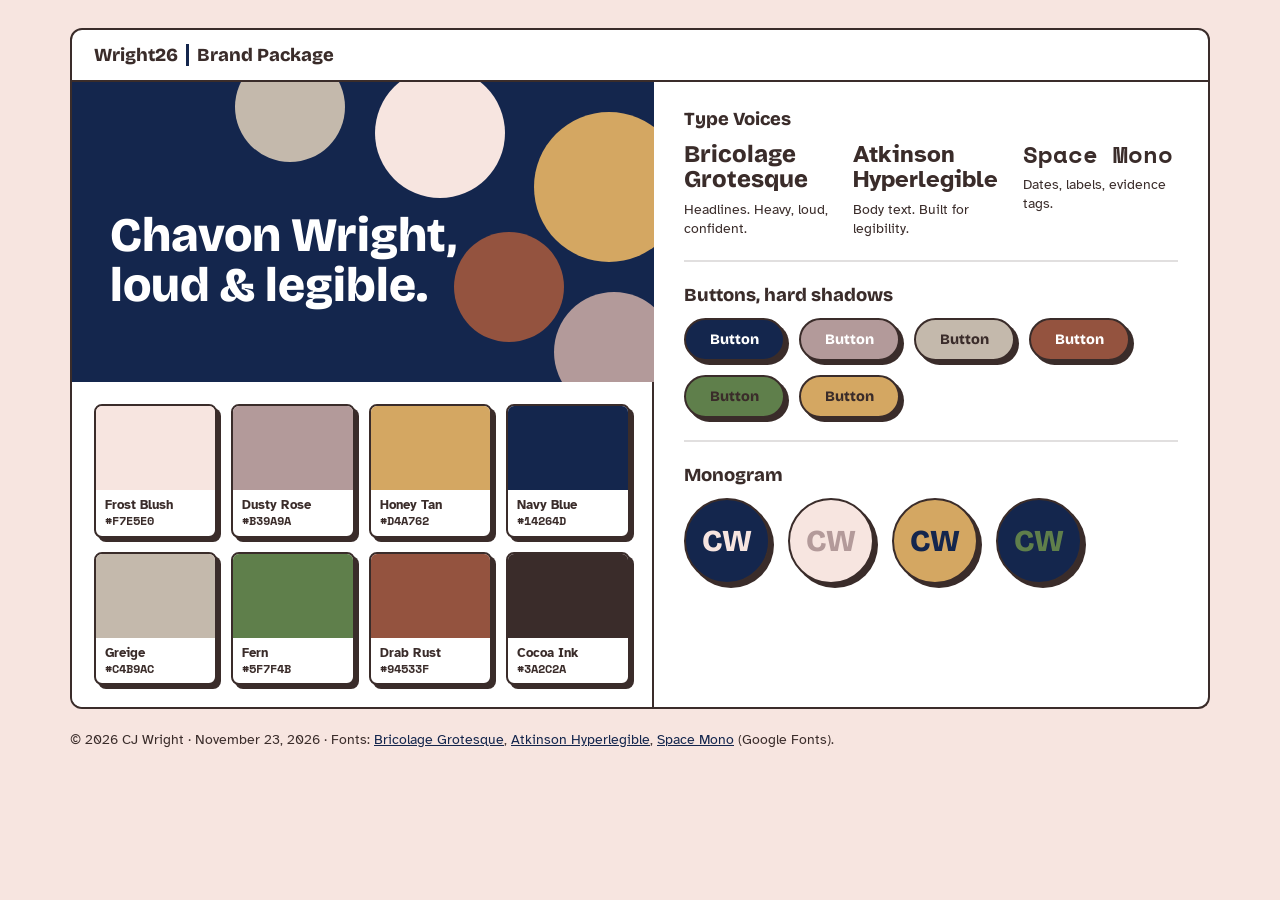
<file: Wright26⎮BrandPackage.html>
<!DOCTYPE html><html lang="en"><head><meta charset="utf-8"><meta name="viewport" content="width=device-width,initial-scale=1"><title>Wright26 | Brand Package</title>
<link href="https://fonts.googleapis.com/css2?family=Atkinson+Hyperlegible:wght@400;700&family=Bricolage+Grotesque:wght@500;800&family=Space+Mono:wght@400;700&display=swap" rel="stylesheet">
<style>

:root{--frost:#F7E5E0;--brick:#B39A9A;--gold:#D4A762;--royal:#14264D;--uv:#14264D;--greige:#C4B9AC;--lime:#5F7F4B;--sienna:#94533F;--ink:#3A2C2A}
*{box-sizing:border-box}body{margin:0;background:var(--frost);color:var(--ink);font-family:'Atkinson Hyperlegible',system-ui,sans-serif}
.wrap{max-width:1180px;margin:0 auto;padding:28px 20px 60px}
.bar{background:#fff;border:2px solid var(--ink);border-radius:12px 12px 0 0;padding:14px 22px;font:800 1.15rem 'Bricolage Grotesque';display:flex;gap:8px;align-items:center}
.bar i{width:3px;height:22px;background:var(--uv);display:inline-block}
.board{display:grid;grid-template-columns:1.05fr 1fr;border:2px solid var(--ink);border-top:0;border-radius:0 0 12px 12px;overflow:hidden;background:#fff}
@media(max-width:860px){.board{grid-template-columns:1fr}}
.hero{background:var(--uv);color:#fff;min-height:300px;position:relative;overflow:hidden;padding:38px}
.hero h1{font:800 clamp(2rem,4vw,3rem)/1.05 'Bricolage Grotesque';margin:90px 0 0;max-width:420px;position:relative;z-index:2;color:#fff}
.c{position:absolute;border-radius:50%}
.pal{display:grid;grid-template-columns:repeat(4,1fr);gap:14px;padding:22px;background:#fff;border-right:2px solid var(--ink)}
.sw{border:2px solid var(--ink);border-radius:8px;overflow:hidden;box-shadow:4px 4px 0 var(--ink);background:#fff}
.sw div{height:84px}.sw p{margin:0;padding:7px 9px;font:700 .72rem 'Space Mono';line-height:1.35}.sw p b{display:block;font:800 .8rem 'Atkinson Hyperlegible'}
.right{padding:26px 30px;display:flex;flex-direction:column;gap:22px}
.right h2{font:800 1.15rem 'Bricolage Grotesque';margin:0 0 12px}
.ty{display:grid;grid-template-columns:repeat(3,1fr);gap:14px}
.ty div{font-size:.85rem;line-height:1.4}.ty .n{font-size:1.45rem;line-height:1.05;margin-bottom:8px}
hr{border:0;border-top:2px solid var(--ink);margin:0;opacity:.15}
.btns{display:flex;flex-wrap:wrap;gap:14px}
.b{font:800 .9rem 'Bricolage Grotesque';padding:11px 24px;border:2px solid var(--ink);border-radius:999px;box-shadow:4px 4px 0 var(--ink);color:#fff}
.mono{display:flex;gap:18px;flex-wrap:wrap}
.m{width:86px;height:86px;border-radius:50%;border:2px solid var(--ink);box-shadow:4px 4px 0 var(--ink);display:grid;place-items:center;font:800 1.9rem 'Bricolage Grotesque'}
.ft{margin-top:22px;font-size:.85rem}.ft a{color:var(--royal)}
</style></head><body><div class="wrap">
<div class="bar">Wright26 <i></i> Brand Package</div>
<div class="board">
 <div>
  <div class="hero"><span class="c" style="width:110px;height:110px;background:var(--greige);left:28%;top:-30px"></span><span class="c" style="width:130px;height:130px;background:var(--frost);left:52%;top:-14px"></span><span class="c" style="width:150px;height:150px;background:var(--gold);right:-30px;top:30px"></span><span class="c" style="width:110px;height:110px;background:var(--sienna);right:90px;top:150px"></span><span class="c" style="width:120px;height:120px;background:var(--brick);right:-20px;bottom:-30px"></span><h1>Chavon Wright, loud &amp; legible.</h1></div>
  <div class="pal">
   <div class="sw"><div style="background:#F7E5E0"></div><p><b>Frost Blush</b>#F7E5E0</p></div>
   <div class="sw"><div style="background:#B39A9A"></div><p><b>Dusty Rose</b>#B39A9A</p></div>
   <div class="sw"><div style="background:#D4A762"></div><p><b>Honey Tan</b>#D4A762</p></div>
   <div class="sw"><div style="background:#14264D"></div><p><b>Navy Blue</b>#14264D</p></div>
   <div class="sw"><div style="background:#C4B9AC"></div><p><b>Greige</b>#C4B9AC</p></div>
   <div class="sw"><div style="background:#5F7F4B"></div><p><b>Fern</b>#5F7F4B</p></div>
   <div class="sw"><div style="background:#94533F"></div><p><b>Drab Rust</b>#94533F</p></div>
   <div class="sw"><div style="background:#3A2C2A"></div><p><b>Cocoa Ink</b>#3A2C2A</p></div>
  </div>
 </div>
 <div class="right">
  <div><h2>Type Voices</h2><div class="ty">
   <div><div class="n" style="font:800 1.5rem/1.05 'Bricolage Grotesque'">Bricolage Grotesque</div>Headlines. Heavy, loud, confident.</div>
   <div><div class="n" style="font:700 1.5rem/1.05 'Atkinson Hyperlegible'">Atkinson Hyperlegible</div>Body text. Built for legibility.</div>
   <div><div class="n" style="font:700 1.5rem/1.05 'Space Mono'">Space Mono</div>Dates, labels, evidence tags.</div>
  </div></div><hr>
  <div><h2>Buttons, hard shadows</h2><div class="btns">
   <span class="b" style="background:var(--royal)">Button</span><span class="b" style="background:var(--brick)">Button</span><span class="b" style="background:var(--greige);color:var(--ink)">Button</span>
   <span class="b" style="background:var(--sienna)">Button</span><span class="b" style="background:var(--lime);color:var(--ink)">Button</span><span class="b" style="background:var(--gold);color:var(--ink)">Button</span>
  </div></div><hr>
  <div><h2>Monogram</h2><div class="mono">
   <div class="m" style="background:var(--royal);color:var(--frost)">CW</div><div class="m" style="background:var(--frost);color:var(--brick)">CW</div><div class="m" style="background:var(--gold);color:var(--uv)">CW</div><div class="m" style="background:var(--uv);color:var(--lime)">CW</div>
  </div></div>
 </div>
</div>
<p class="ft">© 2026 CJ Wright · November 23, 2026 · Fonts: <a href="https://fonts.google.com/specimen/Bricolage+Grotesque">Bricolage Grotesque</a>, <a href="https://fonts.google.com/specimen/Atkinson+Hyperlegible">Atkinson Hyperlegible</a>, <a href="https://fonts.google.com/specimen/Space+Mono">Space Mono</a> (Google Fonts).</p>
</div></body></html>
</file>
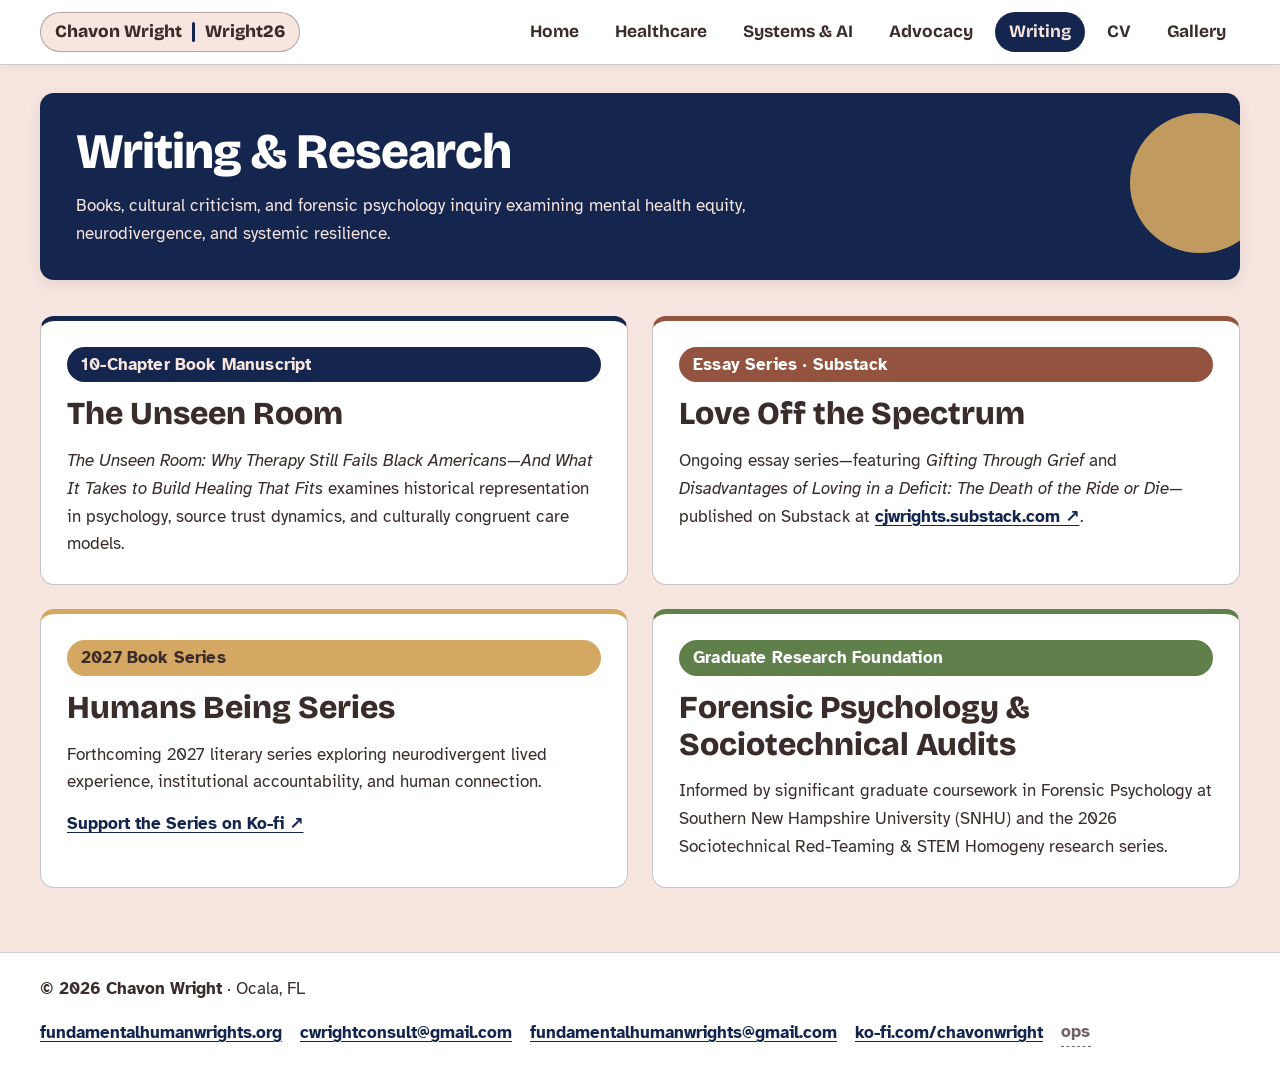
<file: writing.html>
<!DOCTYPE html>
<html lang="en">
<head>
  <meta charset="UTF-8">
  <meta name="viewport" content="width=device-width, initial-scale=1.0">
  <title>Writing &amp; Research &middot; Chavon Wright</title>
  <meta name="description" content="The Unseen Room manuscript, Love Off the Spectrum Substack essays, Humans Being Series, and Forensic Psychology research.">
  <link rel="stylesheet" href="styles.css">
  <script src="layout.js" defer></script>
</head>
<body>
  <main class="main-content">
    <section class="animated-frame">
      <div class="page-hero">
        <span class="hero-circle" style="width:140px;height:140px;background:var(--gold);right:-30px;top:20px;" aria-hidden="true"></span>
        <h1>Writing &amp; Research</h1>
        <p>Books, cultural criticism, and forensic psychology inquiry examining mental health equity, neurodivergence, and systemic resilience.</p>
      </div>
    </section>

    <section class="pillars-grid">
      <article class="content-card accent-royal">
        <span class="pillar-tag tag-royal">10-Chapter Book Manuscript</span>
        <h2>The Unseen Room</h2>
        <p><em>The Unseen Room: Why Therapy Still Fails Black Americans&mdash;And What It Takes to Build Healing That Fits</em> examines historical representation in psychology, source trust dynamics, and culturally congruent care models.</p>
      </article>

      <article class="content-card accent-sienna">
        <span class="pillar-tag tag-sienna">Essay Series &middot; Substack</span>
        <h2>Love Off the Spectrum</h2>
        <p>Ongoing essay series&mdash;featuring <em>Gifting Through Grief</em> and <em>Disadvantages of Loving in a Deficit: The Death of the Ride or Die</em>&mdash;published on Substack at <a href="https://cjwrights.substack.com" target="_blank" rel="noopener noreferrer">cjwrights.substack.com &nearr;</a>.</p>
      </article>

      <article class="content-card accent-gold">
        <span class="pillar-tag tag-gold">2027 Book Series</span>
        <h2>Humans Being Series</h2>
        <p>Forthcoming 2027 literary series exploring neurodivergent lived experience, institutional accountability, and human connection.</p>
        <a href="https://ko-fi.com/chavonwright" target="_blank" rel="noopener noreferrer">Support the Series on Ko-fi &nearr;</a>
      </article>

      <article class="content-card accent-lime">
        <span class="pillar-tag tag-lime">Graduate Research Foundation</span>
        <h2>Forensic Psychology &amp; Sociotechnical Audits</h2>
        <p>Informed by significant graduate coursework in Forensic Psychology at Southern New Hampshire University (SNHU) and the 2026 Sociotechnical Red-Teaming &amp; STEM Homogeny research series.</p>
      </article>
    </section>
  </main>
</body>
</html>
</file>
<file: styles.css>
/* =====================================================================
   WRIGHTSITE — chavonwright.com
   Fresh build · Wright26 Brand Package design system
   "Loud & Legible" · light mode only · strict 13pt (17.33px) minimum
   Palette: Frost Blush · Dusty Rose · Honey Tan · Navy Blue · Greige ·
           Fern · Drab Rust · Cocoa Ink
   Type:   Bricolage Grotesque (display) · Atkinson Hyperlegible (body) ·
           Space Mono (labels/dates)
   ===================================================================== */

@import url('https://fonts.googleapis.com/css2?family=Atkinson+Hyperlegible:ital,wght@0,400;0,700;1,400;1,700&family=Bricolage+Grotesque:wght@500;700;800&family=Space+Mono:wght@400;700&display=swap');

/* ------------------------------------------------------------------
   1. Brand tokens
   ------------------------------------------------------------------ */
:root {
  /* Core palette (Wright26 Brand Package) */
  --frost:   #F7E5E0; /* Frost Blush  — page background */
  --brick:   #B39A9A; /* Dusty Rose   */
  --gold:    #D4A762; /* Honey Tan    */
  --royal:   #14264D; /* Navy Blue    */
  --uv:      #14264D; /* Navy Blue (brand alias) */
  --greige:  #C4B9AC; /* Greige       */
  --lime:    #5F7F4B; /* Fern         */
  --sienna:  #94533F; /* Drab Rust    */
  --ink:     #3A2C2A; /* Cocoa Ink    — text + borders */
  --white:   #FFFFFF;

  /* Layout */
  --max-width: 1240px;
  --radius:    10px;
  --radius-lg: 14px;
  --border:    2px solid var(--ink);

  /* Hard offset shadows */
  --shadow-sm: 3px 3px 0 var(--ink);
  --shadow-md: 4px 4px 0 var(--ink);
  --shadow-lg: 5px 5px 0 var(--ink);

  /* Type families */
  --font-display: 'Bricolage Grotesque', sans-serif;
  --font-body:    'Atkinson Hyperlegible', system-ui, -apple-system, sans-serif;
  --font-mono:    'Space Mono', monospace;

  /* Strict 13pt minimum */
  --min-size: 17.33px;
}

/* ------------------------------------------------------------------
   2. Reset & base
   ------------------------------------------------------------------ */
*, *::before, *::after { box-sizing: border-box; margin: 0; padding: 0; }

html { font-size: 16px; scroll-behavior: smooth; }

body {
  background-color: var(--frost);
  color: var(--ink);
  font-family: var(--font-body);
  font-size: 1.083rem;
  line-height: 1.6;
  min-height: 100vh;
  display: flex;
  flex-direction: column;
}

/* Strict 13pt (17.33px) minimum across all text elements */
p, a, span, li, td, th, button, input, label, small, figcaption, cite, code, pre, div {
  font-size: max(1.083rem, var(--min-size));
}

img { max-width: 100%; display: block; }

/* ------------------------------------------------------------------
   3. Typography
   ------------------------------------------------------------------ */
h1, h2, h3, .font-display {
  font-family: var(--font-display);
  font-weight: 800;
  color: var(--ink);
}
h1 { font-size: clamp(2.1rem, 4vw, 3.1rem); line-height: 1.08; letter-spacing: -0.02em; }
h2 { font-size: clamp(1.55rem, 2.5vw, 2.05rem); line-height: 1.15; }
h3 { font-size: 1.32rem; line-height: 1.22; }

a {
  color: var(--royal);
  text-decoration: underline;
  text-underline-offset: 3px;
  font-weight: 700;
}
a:hover, a:focus-visible {
  color: var(--sienna);
  outline: 2px solid var(--ink);
  outline-offset: 2px;
}
:focus-visible { outline: 3px solid var(--sienna); outline-offset: 2px; }

strong { font-weight: 700; }
em { font-style: italic; }

/* ------------------------------------------------------------------
   4. Sticky single-line header & navigation (Wright26 bar)
   ------------------------------------------------------------------ */
.site-header {
  position: sticky;
  top: 0;
  z-index: 900;
  background-color: var(--white);
  border-bottom: var(--border);
  width: 100%;
}

.nav-container {
  max-width: var(--max-width);
  margin: 0 auto;
  padding: 12px 20px;
  display: flex;
  align-items: center;
  justify-content: space-between;
  gap: 16px;
  flex-wrap: nowrap;
}

.brand-link {
  font-family: var(--font-display);
  font-weight: 800;
  color: var(--ink);
  text-decoration: none;
  white-space: nowrap;
  display: inline-flex;
  align-items: center;
  gap: 10px;
  padding: 5px 14px;
  background-color: var(--frost);
  border: var(--border);
  border-radius: 999px;
  box-shadow: var(--shadow-sm);
  transition: background-color 0.15s ease, color 0.15s ease, transform 0.12s ease;
}
.brand-link:hover, .brand-link:focus-visible {
  background-color: var(--royal);
  color: var(--frost);
  outline: none;
}
.brand-divider {
  width: 3px;
  height: 20px;
  background-color: var(--uv);
  display: inline-block;
  border-radius: 2px;
}

.nav-menu {
  display: flex;
  align-items: center;
  gap: 8px;
  list-style: none;
  flex-wrap: nowrap;
  overflow-x: auto;
  scrollbar-width: thin;
}
.nav-menu a {
  display: inline-block;
  padding: 6px 14px;
  text-decoration: none;
  color: var(--ink);
  background-color: var(--white);
  border: 2px solid transparent;
  border-radius: 999px;
  white-space: nowrap;
  font-family: var(--font-display);
  font-weight: 700;
  transition: background-color 0.15s ease, border-color 0.15s ease, box-shadow 0.15s ease, color 0.15s ease;
}
.nav-menu a:hover {
  background-color: var(--frost);
  border-color: var(--ink);
  box-shadow: 2px 2px 0 var(--ink);
  color: var(--ink);
  outline: none;
}
.nav-menu a.active,
.nav-menu a[aria-current="page"] {
  background-color: var(--royal);
  border: 2px solid var(--ink);
  box-shadow: var(--shadow-sm);
  color: var(--frost);
}

/* ------------------------------------------------------------------
   5. Main content wrapper
   ------------------------------------------------------------------ */
.main-content {
  max-width: var(--max-width);
  width: 100%;
  margin: 0 auto;
  padding: 28px 20px 64px;
  flex: 1;
  display: flex;
  flex-direction: column;
  gap: 36px;
}

/* ------------------------------------------------------------------
   6. CSS-only animated geometric borders
   ------------------------------------------------------------------ */
@keyframes borderTrace {
  0%   { background-position: 0% 50%; }
  50%  { background-position: 100% 50%; }
  100% { background-position: 0% 50%; }
}
.animated-frame {
  padding: 4px;
  border-radius: var(--radius-lg);
  background: linear-gradient(
    120deg,
    var(--ink) 0%,
    var(--royal) 25%,
    var(--sienna) 50%,
    var(--lime) 75%,
    var(--gold) 100%
  );
  background-size: 260% 260%;
  animation: borderTrace 10s linear infinite;
  box-shadow: var(--shadow-lg);
}
@media (prefers-reduced-motion: reduce) {
  .animated-frame { animation: none; background: var(--ink); }
}

/* ------------------------------------------------------------------
   7. Accent system (per-card brand color)
   ------------------------------------------------------------------ */
.accent-royal  { --accent: var(--royal);  --accent-ink: var(--frost); }
.accent-sienna { --accent: var(--sienna); --accent-ink: var(--white); }
.accent-lime   { --accent: var(--lime);   --accent-ink: var(--white); }
.accent-gold   { --accent: var(--gold);   --accent-ink: var(--ink); }
.accent-brick  { --accent: var(--brick);  --accent-ink: var(--ink); }
.accent-greige { --accent: var(--greige); --accent-ink: var(--ink); }

/* ------------------------------------------------------------------
   8. Hero board (landing)
   ------------------------------------------------------------------ */
.hero-board {
  background-color: var(--white);
  border-radius: var(--radius);
  overflow: hidden;
  display: grid;
  grid-template-columns: 1.25fr 0.9fr;
}
.hero-navy-panel {
  background-color: var(--uv);
  color: var(--white);
  padding: 36px;
  position: relative;
  overflow: hidden;
  display: flex;
  flex-direction: column;
  justify-content: space-between;
  gap: 20px;
  border-right: var(--border);
}
.hero-circle {
  position: absolute;
  border-radius: 50%;
  pointer-events: none;
}
.hero-content-z {
  position: relative;
  z-index: 2;
  display: flex;
  flex-direction: column;
  gap: 18px;
}
.hero-name {
  color: var(--white);
  white-space: nowrap;
}
.hero-subtitle {
  font-family: var(--font-mono);
  font-weight: 700;
  color: var(--ink);
  background-color: var(--frost);
  border: var(--border);
  border-radius: 8px;
  box-shadow: var(--shadow-md);
  padding: 12px 16px;
  line-height: 1.45;
}
.hero-bio {
  color: var(--white);
  max-width: 62ch;
}
.hero-portrait-panel {
  background-color: var(--white);
  padding: 28px;
  display: flex;
  flex-direction: column;
  justify-content: center;
  align-items: center;
  gap: 14px;
}

/* ------------------------------------------------------------------
   9. Portrait card
   ------------------------------------------------------------------ */
.portrait-card {
  border: var(--border);
  border-radius: var(--radius);
  overflow: hidden;
  box-shadow: var(--shadow-md);
  background-color: var(--frost);
  width: 100%;
  max-width: 380px;
}
.portrait-card img {
  width: 100%;
  height: auto;
  aspect-ratio: 4 / 5;
  object-fit: cover;
  display: block;
  border-bottom: var(--border);
}
.portrait-caption {
  padding: 10px 14px;
  font-family: var(--font-mono);
  font-weight: 700;
  color: var(--ink);
  background-color: var(--white);
}

/* ------------------------------------------------------------------
   10. Pill buttons with hard shadows
   ------------------------------------------------------------------ */
.cta-group {
  display: flex;
  flex-wrap: wrap;
  gap: 14px;
  padding-top: 6px;
}
.btn {
  display: inline-block;
  font-family: var(--font-display);
  font-weight: 800;
  padding: 11px 24px;
  border: var(--border);
  border-radius: 999px;
  box-shadow: var(--shadow-md);
  text-decoration: none;
  cursor: pointer;
  transition: transform 0.12s ease, box-shadow 0.12s ease;
}
.btn:hover, .btn:focus-visible {
  transform: translate(-1px, -1px);
  box-shadow: var(--shadow-lg);
  outline: none;
}
.btn-gold   { background-color: var(--gold);   color: var(--ink); }
.btn-frost  { background-color: var(--frost);  color: var(--ink); }
.btn-royal  { background-color: var(--royal);  color: var(--white); }
.btn-sienna { background-color: var(--sienna); color: var(--white); }
.btn-lime   { background-color: var(--lime);   color: var(--white); }
.btn-brick  { background-color: var(--brick);  color: var(--ink); }
.btn-greige { background-color: var(--greige); color: var(--ink); }

/* ------------------------------------------------------------------
   11. Section banner & four ordered pillar cards
   ------------------------------------------------------------------ */
.pillars-section {
  display: flex;
  flex-direction: column;
  gap: 22px;
}
.section-bar {
  background-color: var(--white);
  border: var(--border);
  border-radius: 12px;
  box-shadow: var(--shadow-md);
  padding: 14px 22px;
  display: flex;
  justify-content: space-between;
  align-items: center;
  flex-wrap: wrap;
  gap: 12px;
}
.section-bar-title {
  display: inline-flex;
  align-items: center;
  gap: 10px;
}
.section-bar-meta {
  font-family: var(--font-mono);
  font-weight: 700;
  color: var(--ink);
}

.pillars-grid {
  display: grid;
  grid-template-columns: repeat(2, 1fr);
  gap: 24px;
}
.pillar-card-inner {
  background-color: var(--white);
  border: var(--border);
  border-top: 10px solid var(--accent, var(--greige));
  border-radius: var(--radius);
  height: 100%;
  padding: 26px;
  display: flex;
  flex-direction: column;
  justify-content: space-between;
  gap: 18px;
  box-shadow: var(--shadow-md);
}
.pillar-header-row {
  display: flex;
  align-items: center;
  justify-content: space-between;
  gap: 12px;
}
.pillar-body {
  display: flex;
  flex-direction: column;
  gap: 10px;
}
.pillar-footer {
  padding-top: 14px;
  border-top: 2px solid var(--greige);
}

/* ------------------------------------------------------------------
   12. Tags (Space Mono labels)
   ------------------------------------------------------------------ */
.pillar-tag {
  display: inline-block;
  font-family: var(--font-mono);
  font-weight: 700;
  padding: 5px 12px;
  border: var(--border);
  border-radius: 8px;
  box-shadow: var(--shadow-sm);
  white-space: nowrap;
}
.tag-royal  { background-color: var(--royal);  color: var(--frost); }
.tag-sienna { background-color: var(--sienna); color: var(--white); }
.tag-lime   { background-color: var(--lime);   color: var(--white); }
.tag-gold   { background-color: var(--gold);   color: var(--ink); }
.tag-brick  { background-color: var(--brick);  color: var(--ink); }
.tag-greige { background-color: var(--greige); color: var(--ink); }

/* ------------------------------------------------------------------
   13. CW monogram badges
   ------------------------------------------------------------------ */
.monogram-badge {
  width: 52px;
  height: 52px;
  border-radius: 50%;
  border: var(--border);
  box-shadow: var(--shadow-sm);
  display: grid;
  place-items: center;
  font-family: var(--font-display);
  font-weight: 800;
  flex-shrink: 0;
}

/* ------------------------------------------------------------------
   14. Subpage hero
   ------------------------------------------------------------------ */
.page-hero {
  background-color: var(--uv);
  color: var(--white);
  padding: 32px 36px;
  border-radius: var(--radius);
  position: relative;
  overflow: hidden;
  display: flex;
  flex-direction: column;
  gap: 14px;
}
.page-hero h1 { color: var(--white); position: relative; z-index: 2; }
.page-hero p { color: var(--frost); max-width: 72ch; position: relative; z-index: 2; }
.page-hero .cta-group { position: relative; z-index: 2; }

/* ------------------------------------------------------------------
   15. Content cards
   ------------------------------------------------------------------ */
.content-card {
  background-color: var(--white);
  border: var(--border);
  border-top: 8px solid var(--accent, var(--greige));
  border-radius: var(--radius);
  box-shadow: var(--shadow-md);
  padding: 26px;
  display: flex;
  flex-direction: column;
  gap: 14px;
}

/* ------------------------------------------------------------------
   16. Grids
   ------------------------------------------------------------------ */
.grid-3 {
  display: grid;
  grid-template-columns: repeat(3, 1fr);
  gap: 22px;
}

/* ------------------------------------------------------------------
   17. Data tables
   ------------------------------------------------------------------ */
.data-table-wrap {
  width: 100%;
  overflow-x: auto;
  background-color: var(--white);
  border: var(--border);
  border-radius: var(--radius);
  box-shadow: var(--shadow-md);
}
.data-table {
  width: 100%;
  border-collapse: collapse;
  text-align: left;
}
.data-table th,
.data-table td {
  padding: 14px 16px;
  border-bottom: 2px solid var(--greige);
  vertical-align: top;
}
.data-table th {
  background-color: var(--uv);
  color: var(--white);
  font-family: var(--font-display);
  font-weight: 800;
  border-bottom: var(--border);
  white-space: nowrap;
}
.data-table tbody tr:nth-child(even) { background-color: var(--frost); }
.data-table tr:last-child td { border-bottom: 0; }

/* ------------------------------------------------------------------
   18. Gallery
   ------------------------------------------------------------------ */
.gallery-grid {
  display: grid;
  grid-template-columns: repeat(auto-fill, minmax(310px, 1fr));
  gap: 24px;
}
.gallery-item {
  background-color: var(--white);
  border: var(--border);
  border-top: 8px solid var(--accent, var(--greige));
  border-radius: var(--radius);
  box-shadow: var(--shadow-md);
  overflow: hidden;
  display: flex;
  flex-direction: column;
  justify-content: space-between;
}
.gallery-item img {
  width: 100%;
  height: 320px;
  object-fit: cover;
  display: block;
  border-bottom: var(--border);
  background-color: var(--greige);
}
.gallery-meta {
  padding: 16px;
  display: flex;
  flex-direction: column;
  gap: 8px;
}

/* ------------------------------------------------------------------
   19. Video frame
   ------------------------------------------------------------------ */
.video-frame {
  width: 100%;
  aspect-ratio: 16 / 9;
  border: var(--border);
  border-radius: 8px;
  display: block;
  box-shadow: var(--shadow-sm);
}

/* ------------------------------------------------------------------
   20. Footer
   ------------------------------------------------------------------ */
.site-footer {
  background-color: var(--white);
  border-top: var(--border);
  margin-top: auto;
  width: 100%;
}
.footer-inner {
  max-width: var(--max-width);
  margin: 0 auto;
  padding: 22px 20px;
  display: flex;
  flex-wrap: wrap;
  justify-content: space-between;
  align-items: center;
  gap: 16px;
}
.footer-links {
  display: flex;
  flex-wrap: wrap;
  gap: 18px;
  align-items: center;
}
.ops-link {
  font-family: var(--font-mono);
  color: var(--ink);
  opacity: 0.72;
  text-decoration: none;
  border-bottom: 1px dashed var(--ink);
}
.ops-link:hover { opacity: 1; color: var(--sienna); }

/* ------------------------------------------------------------------
   21. Responsive viewports (desktop, tablet, phone)
   ------------------------------------------------------------------ */
@media (max-width: 960px) {
  .hero-board { grid-template-columns: 1fr; }
  .hero-navy-panel { border-right: 0; border-bottom: var(--border); }
  .hero-name { white-space: normal; }
  .pillars-grid { grid-template-columns: 1fr; }
  .grid-3 { grid-template-columns: 1fr; }
}
@media (max-width: 720px) {
  .nav-container { flex-wrap: wrap; padding: 12px 16px; }
  .nav-menu { width: 100%; padding-bottom: 4px; }
  .main-content { padding: 20px 16px 48px; }
  .hero-navy-panel { padding: 24px 20px; }
  .page-hero { padding: 26px 22px; }
}

/* =====================================================================
   22. Design cleanup (audit pass)
   One border weight, soft shadows, no stacked frames, sans labels,
   no decoration behind text, readable mobile nav, aligned gallery.
   ===================================================================== */
:root {
  --border: 1.5px solid var(--ink);
  --shadow-sm: 0 1px 2px rgba(58,44,42,.12);
  --shadow-md: 0 4px 14px rgba(58,44,42,.10);
  --shadow-lg: 0 8px 24px rgba(58,44,42,.14);
  --radius: 14px;
  --radius-lg: 16px;
}

/* Remove the extra gradient frame; the card itself carries the border */
.animated-frame { padding: 0; background: none; animation: none; box-shadow: none; border-radius: var(--radius); }
.hero-board { border: var(--border); box-shadow: var(--shadow-md); }
.hero-board .hero-navy-panel { border-right: 0; }
.pillar-card-inner, .content-card, .gallery-item, .data-table-wrap, .section-bar, .portrait-card, .hero-subtitle, .brand-link, .page-hero { box-shadow: none; }
.pillar-card-inner, .content-card, .gallery-item, .data-table-wrap, .section-bar { border-color: rgba(58,44,42,.28); }
.pillar-card-inner:hover, .content-card:hover, .gallery-item:hover { box-shadow: var(--shadow-md); }
.page-hero { box-shadow: var(--shadow-md); }

/* Labels: body typeface, no pill shadows */
.pillar-tag, .hero-subtitle, .portrait-caption, .section-bar-meta, .ops-link {
  font-family: var(--font-body);
  letter-spacing: .01em;
}
.pillar-tag { box-shadow: none; border: 0; border-radius: 999px; padding: 4px 14px; }
.monogram-badge { box-shadow: none; border-width: 0; }
.hero-subtitle { background: rgba(247,229,224,.14); color: var(--frost); border: 1px solid rgba(247,229,224,.45); font-weight: 700; padding: 10px 16px; }
.portrait-card { border-color: rgba(58,44,42,.28); }

/* Hero: no decoration behind the name, no dead space */
.hero-navy-panel .hero-circle:nth-of-type(-n+2) { display: none; }
.hero-navy-panel { justify-content: center; padding: 44px 40px; }
.hero-circle { opacity: .9; }

/* Buttons and nav: flat, one hover state */
.btn { box-shadow: none; border: 0; padding: 12px 26px; }
.btn:hover, .btn:focus-visible { transform: translateY(-1px); box-shadow: var(--shadow-md); }
.btn-frost { border: 1.5px solid var(--ink); }
.brand-link { border: 1.5px solid rgba(58,44,42,.35); }
.nav-menu a { border: 0; }
.nav-menu a:hover { background-color: var(--frost); box-shadow: none; }
.nav-menu a.active, .nav-menu a[aria-current="page"] { border: 0; box-shadow: none; }
.site-header { border-bottom: 1px solid rgba(58,44,42,.25); box-shadow: 0 2px 10px rgba(58,44,42,.06); }
.site-footer { border-top: 1px solid rgba(58,44,42,.25); }

/* Cards: slim accent bar */
.pillar-card-inner { border-top-width: 6px; }
.content-card, .gallery-item { border-top-width: 5px; }
.pillar-footer { border-top: 1px solid var(--greige); }

/* Gallery: tags and titles start at the same height in every card */
.gallery-item { justify-content: flex-start; }
.gallery-item img { height: 300px; border-bottom: 0; }
.gallery-meta { padding: 18px 18px 22px; flex: 1; }

/* Tables */
.data-table th { border-bottom: 0; }

/* Mobile nav: wrap into rows, nothing hidden behind a scrollbar */
@media (max-width: 960px) {
  .nav-container { flex-wrap: wrap; justify-content: center; }
  .nav-menu { flex-wrap: wrap; justify-content: center; overflow: visible; width: 100%; gap: 6px; }
  .nav-menu a { padding: 6px 12px; }
}
@media (max-width: 720px) {
  .hero-navy-panel { padding: 28px 22px; }
  .section-bar { flex-direction: column; align-items: flex-start; }
}

/* Accent bars keep their brand color; decoration stays off text on small screens */
.pillar-card-inner, .content-card, .gallery-item { border-top-color: var(--accent, var(--greige)); }
@media (max-width: 720px) { .hero-navy-panel .hero-circle { display: none; } }
.gallery-item img { object-position: 50% 12%; }
</file>
